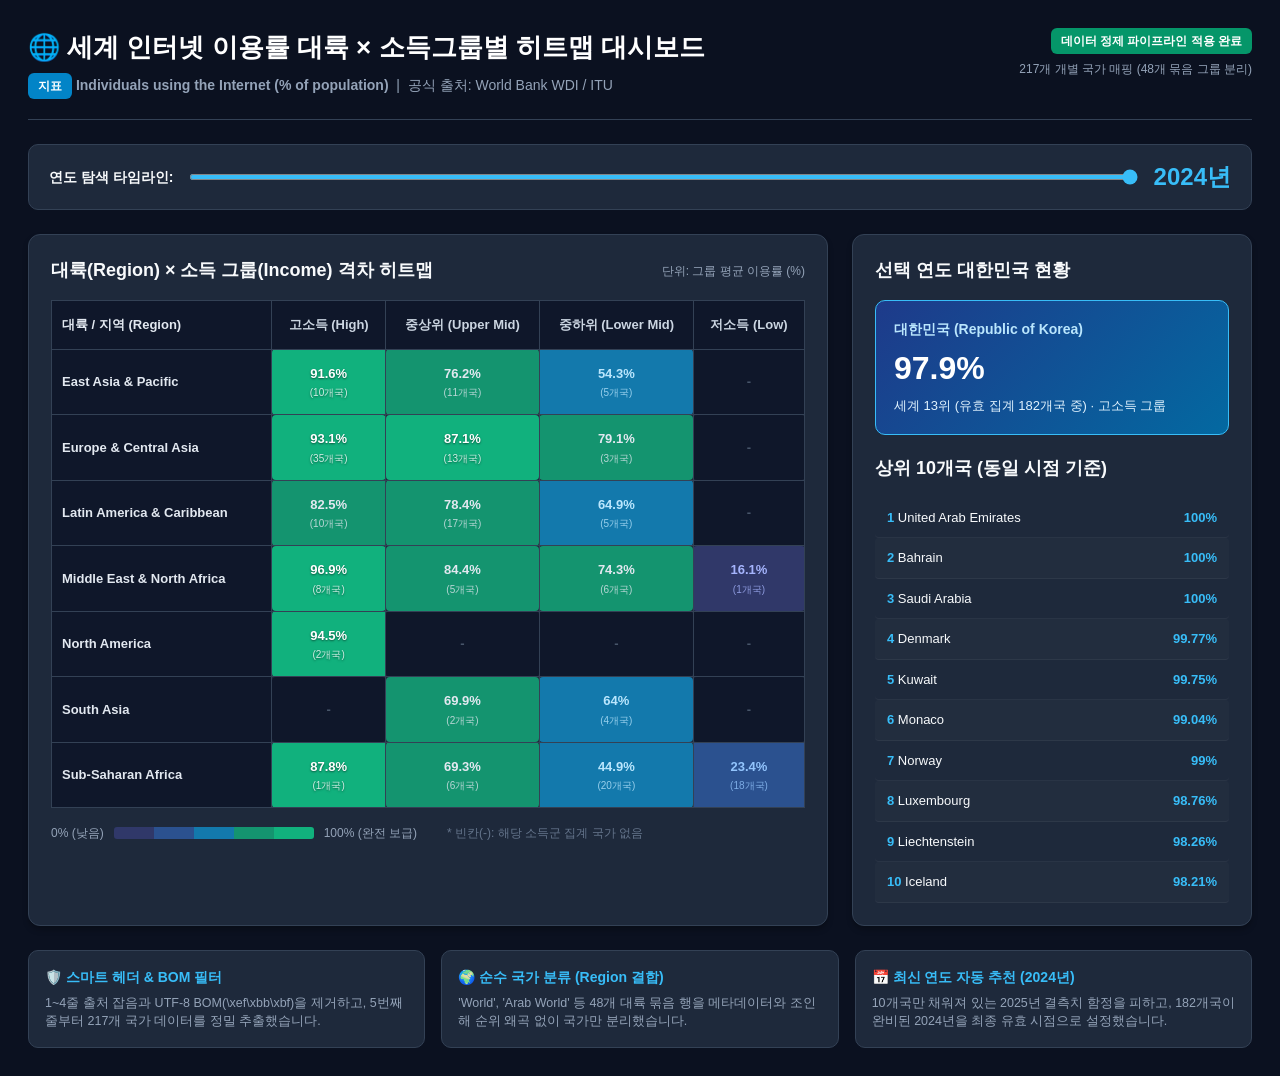
<file: index.html>
<!DOCTYPE html>
<html lang="ko">
<head>
    <meta charset="UTF-8">
    <meta name="viewport" content="width=device-width, initial-scale=1.0">
    <title>Global Internet Insights & Regional Heatmap</title>
    <style>
        :root {
            --bg-main: #0b1120;
            --bg-card: #1e293b;
            --text-main: #f8fafc;
            --text-muted: #94a3b8;
            --accent: #38bdf8;
            --border: #334155;
        }
        * { box-sizing: border-box; margin: 0; padding: 0; font-family: -apple-system, BlinkMacSystemFont, 'Segoe UI', Roboto, sans-serif; }
        body { background: var(--bg-main); color: var(--text-main); padding: 28px; line-height: 1.5; }
        .header { margin-bottom: 24px; border-bottom: 1px solid var(--border); padding-bottom: 20px; display: flex; justify-content: space-between; align-items: flex-start; }
        .header h1 { font-size: 26px; color: #fff; font-weight: 700; margin-bottom: 6px; }
        .header p { color: var(--text-muted); font-size: 14px; }
        .badge { display: inline-block; padding: 4px 10px; border-radius: 6px; font-size: 12px; font-weight: 600; }
        .badge-blue { background: #0284c7; color: white; }
        .badge-green { background: #059669; color: white; }
        
        .timeline-bar { display: flex; align-items: center; gap: 16px; margin-bottom: 24px; background: #1e293b; padding: 14px 20px; border-radius: 10px; border: 1px solid var(--border); }
        .timeline-bar input[type="range"] { flex: 1; accent-color: var(--accent); cursor: pointer; height: 6px; }
        .year-label { font-size: 24px; font-weight: 800; color: var(--accent); min-width: 75px; text-align: right; }

        .grid { display: grid; grid-template-columns: 2fr 1fr; gap: 24px; }
        .card { background: var(--bg-card); border: 1px solid var(--border); border-radius: 12px; padding: 22px; box-shadow: 0 4px 6px -1px rgba(0, 0, 0, 0.3); }
        .card-title { font-size: 18px; font-weight: 600; margin-bottom: 16px; display: flex; justify-content: space-between; align-items: center; }
        
        /* Heatmap Matrix Table */
        .heatmap-table { width: 100%; border-collapse: collapse; font-size: 13px; }
        .heatmap-table th, .heatmap-table td { padding: 14px 10px; text-align: center; border: 1px solid var(--border); }
        .heatmap-table th { background: #0f172a; color: #cbd5e1; font-weight: 600; }
        .heatmap-table th.region-col { text-align: left; width: 220px; color: #e2e8f0; }
        .heat-cell { font-weight: 700; border-radius: 4px; transition: transform 0.15s ease; }
        .heat-cell:hover { transform: scale(1.05); z-index: 10; position: relative; box-shadow: 0 0 10px rgba(56, 189, 248, 0.5); }
        .heat-cell .count { font-size: 10px; font-weight: normal; opacity: 0.8; display: block; margin-top: 2px; }
        
        /* Color Scales */
        .legend { display: flex; align-items: center; gap: 10px; margin-top: 16px; font-size: 12px; color: var(--text-muted); }
        .legend-bar { display: flex; height: 12px; border-radius: 3px; overflow: hidden; width: 200px; }
        .legend-bar span { flex: 1; }

        /* Top 10 List & Korea card */
        .rank-list { list-style: none; }
        .rank-item { display: flex; justify-content: space-between; padding: 10px 12px; border-bottom: 1px solid rgba(255,255,255,0.05); font-size: 13px; border-radius: 4px; }
        .rank-item:nth-child(even) { background: rgba(255,255,255,0.02); }
        .rank-num { font-weight: 700; width: 26px; color: var(--accent); }
        .korea-box { background: linear-gradient(135deg, #1e3a8a, #0369a1); padding: 18px; border-radius: 10px; margin-bottom: 20px; border: 1px solid #38bdf8; }
        .korea-box h3 { font-size: 14px; color: #bae6fd; margin-bottom: 4px; }
        .korea-box .val { font-size: 32px; font-weight: 800; color: #fff; }
        .korea-box .sub { font-size: 13px; color: #e0f2fe; margin-top: 4px; }
        
        .cleaner-summary { margin-top: 24px; display: grid; grid-template-columns: repeat(3, 1fr); gap: 16px; }
        .cleaner-box { background: var(--bg-card); border: 1px solid var(--border); border-radius: 10px; padding: 16px; }
        .cleaner-box h4 { font-size: 14px; color: #38bdf8; margin-bottom: 6px; font-weight: 600; }
        .cleaner-box p { font-size: 12.5px; color: var(--text-muted); line-height: 1.5; }
    </style>
</head>
<body>

    <div class="header">
        <div>
            <h1>🌐 세계 인터넷 이용률 대륙 × 소득그룹별 히트맵 대시보드</h1>
            <p>
                <span class="badge badge-blue">지표</span> <strong id="ind-name"></strong> 
                &nbsp;|&nbsp; <span>공식 출처: World Bank WDI / ITU</span>
            </p>
        </div>
        <div style="text-align: right;">
            <span class="badge badge-green">데이터 정제 파이프라인 적용 완료</span>
            <div style="font-size: 12px; color: var(--text-muted); margin-top: 6px;">217개 개별 국가 매핑 (48개 묶음 그룹 분리)</div>
        </div>
    </div>

    <div class="timeline-bar">
        <span style="font-weight: 600; font-size: 14px;">연도 탐색 타임라인:</span>
        <input type="range" id="yearRange" min="1995" max="2024" value="2024" step="1">
        <span class="year-label" id="yearDisplay">2024년</span>
    </div>

    <div class="grid">
        <!-- Left: Heatmap Matrix -->
        <div class="card">
            <div class="card-title">
                <span>대륙(Region) × 소득 그룹(Income) 격차 히트맵</span>
                <span style="font-size: 12px; color: var(--text-muted); font-weight: normal;">단위: 그룹 평균 이용률 (%)</span>
            </div>
            
            <table class="heatmap-table" id="heatmapTable">
                <thead>
                    <tr id="tableHeader"></tr>
                </thead>
                <tbody id="tableBody"></tbody>
            </table>

            <div class="legend">
                <span>0% (낮음)</span>
                <div class="legend-bar">
                    <span style="background: rgba(99, 102, 241, 0.25);"></span>
                    <span style="background: rgba(59, 130, 246, 0.45);"></span>
                    <span style="background: rgba(14, 165, 233, 0.65);"></span>
                    <span style="background: rgba(16, 185, 129, 0.75);"></span>
                    <span style="background: rgba(16, 185, 129, 0.95);"></span>
                </div>
                <span>100% (완전 보급)</span>
                <span style="margin-left: 20px; color: #64748b;">* 빈칸(-): 해당 소득군 집계 국가 없음</span>
            </div>
        </div>

        <!-- Right: Korea & Top Ranks -->
        <div>
            <div class="card">
                <div class="card-title">선택 연도 대한민국 현황</div>
                <div class="korea-box" id="koreaCard">
                    <h3>대한민국 (Republic of Korea)</h3>
                    <div class="val" id="koreaValue">-</div>
                    <div class="sub" id="koreaRank">순위 계산 중...</div>
                </div>

                <div class="card-title" style="margin-top: 10px;">상위 10개국 (동일 시점 기준)</div>
                <ul class="rank-list" id="topList"></ul>
            </div>
        </div>
    </div>

    <!-- Data Cleaner Features Summary -->
    <div class="cleaner-summary">
        <div class="cleaner-box">
            <h4>🛡️ 스마트 헤더 & BOM 필터</h4>
            <p>1~4줄 출처 잡음과 UTF-8 BOM(\xef\xbb\xbf)을 제거하고, 5번째 줄부터 217개 국가 데이터를 정밀 추출했습니다.</p>
        </div>
        <div class="cleaner-box">
            <h4>🌍 순수 국가 분류 (Region 결합)</h4>
            <p>'World', 'Arab World' 등 48개 대륙 묶음 행을 메타데이터와 조인해 순위 왜곡 없이 국가만 분리했습니다.</p>
        </div>
        <div class="cleaner-box">
            <h4>📅 최신 연도 자동 추천 (2024년)</h4>
            <p>10개국만 채워져 있는 2025년 결측치 함정을 피하고, 182개국이 완비된 2024년을 최종 유효 시점으로 설정했습니다.</p>
        </div>
    </div>

    <script>
        const rawData = {"indicator": {"name": "Individuals using the Internet (% of population)", "code": "IT.NET.USER.ZS", "note": "Internet users are individuals who have used the Internet (from any location) in the last 3 months. The Internet can be used via a computer, mobile phone, personal digital assistant, games machine, digital TV etc.", "source": "World Telecommunication/ICT Indicators Database, International Telecommunication Union (ITU), uri: https://datahub.itu.int/"}, "regions": ["East Asia & Pacific", "Europe & Central Asia", "Latin America & Caribbean", "Middle East & North Africa", "North America", "South Asia", "Sub-Saharan Africa"], "income_groups": ["High income", "Upper middle income", "Lower middle income", "Low income"], "years": ["1995", "1996", "1997", "1998", "1999", "2000", "2001", "2002", "2003", "2004", "2005", "2006", "2007", "2008", "2009", "2010", "2011", "2012", "2013", "2014", "2015", "2016", "2017", "2018", "2019", "2020", "2021", "2022", "2023", "2024"], "by_year": {"1995": {"matrix": {"East Asia & Pacific": {"High income": {"avg": 1.8, "count": 10}, "Upper middle income": {"avg": 0.0, "count": 9}, "Lower middle income": {"avg": 0.0, "count": 1}, "Low income": {"avg": null, "count": 0}}, "Europe & Central Asia": {"High income": {"avg": 2.4, "count": 32}, "Upper middle income": {"avg": 0.0, "count": 10}, "Lower middle income": {"avg": 0.0, "count": 1}, "Low income": {"avg": null, "count": 0}}, "Latin America & Caribbean": {"High income": {"avg": 1.0, "count": 11}, "Upper middle income": {"avg": 0.1, "count": 16}, "Lower middle income": {"avg": 0.1, "count": 4}, "Low income": {"avg": null, "count": 0}}, "Middle East & North Africa": {"High income": {"avg": 0.3, "count": 7}, "Upper middle income": {"avg": 0.0, "count": 3}, "Lower middle income": {"avg": 0.0, "count": 6}, "Low income": {"avg": 0.0, "count": 1}}, "North America": {"High income": {"avg": 6.7, "count": 3}, "Upper middle income": {"avg": null, "count": 0}, "Lower middle income": {"avg": null, "count": 0}, "Low income": {"avg": null, "count": 0}}, "South Asia": {"High income": {"avg": null, "count": 0}, "Upper middle income": {"avg": 0.0, "count": 2}, "Lower middle income": {"avg": 0.0, "count": 2}, "Low income": {"avg": null, "count": 0}}, "Sub-Saharan Africa": {"High income": {"avg": null, "count": 0}, "Upper middle income": {"avg": 0.4, "count": 2}, "Lower middle income": {"avg": 0.0, "count": 10}, "Low income": {"avg": 0.0, "count": 8}}}, "top10": [{"name": "Finland", "code": "FIN", "reg": "Europe & Central Asia", "inc": "High income", "val": 13.9}, {"name": "Iceland", "code": "ISL", "reg": "Europe & Central Asia", "inc": "High income", "val": 11.2}, {"name": "United States", "code": "USA", "reg": "North America", "inc": "High income", "val": 9.24}, {"name": "Bermuda", "code": "BMU", "reg": "North America", "inc": "High income", "val": 6.84}, {"name": "Netherlands", "code": "NLD", "reg": "Europe & Central Asia", "inc": "High income", "val": 6.47}, {"name": "Norway", "code": "NOR", "reg": "Europe & Central Asia", "inc": "High income", "val": 6.42}, {"name": "Sweden", "code": "SWE", "reg": "Europe & Central Asia", "inc": "High income", "val": 5.1}, {"name": "New Zealand", "code": "NZL", "reg": "East Asia & Pacific", "inc": "High income", "val": 4.88}, {"name": "Canada", "code": "CAN", "reg": "North America", "inc": "High income", "val": 4.16}, {"name": "Cayman Islands", "code": "CYM", "reg": "Latin America & Caribbean", "inc": "High income", "val": 3.95}], "korea": {"name": "Korea, Rep.", "code": "KOR", "reg": "East Asia & Pacific", "inc": "High income", "val": 0.82}, "korea_rank": 34, "total_countries": 138}, "1996": {"matrix": {"East Asia & Pacific": {"High income": {"avg": 3.3, "count": 11}, "Upper middle income": {"avg": 0.2, "count": 11}, "Lower middle income": {"avg": 0.1, "count": 3}, "Low income": {"avg": null, "count": 0}}, "Europe & Central Asia": {"High income": {"avg": 3.9, "count": 35}, "Upper middle income": {"avg": 0.1, "count": 11}, "Lower middle income": {"avg": 0.0, "count": 1}, "Low income": {"avg": null, "count": 0}}, "Latin America & Caribbean": {"High income": {"avg": 1.4, "count": 13}, "Upper middle income": {"avg": 0.3, "count": 18}, "Lower middle income": {"avg": 0.1, "count": 5}, "Low income": {"avg": null, "count": 0}}, "Middle East & North Africa": {"High income": {"avg": 0.8, "count": 8}, "Upper middle income": {"avg": 0.0, "count": 3}, "Lower middle income": {"avg": 0.0, "count": 6}, "Low income": {"avg": 0.0, "count": 2}}, "North America": {"High income": {"avg": 13.1, "count": 3}, "Upper middle income": {"avg": null, "count": 0}, "Lower middle income": {"avg": null, "count": 0}, "Low income": {"avg": null, "count": 0}}, "South Asia": {"High income": {"avg": null, "count": 0}, "Upper middle income": {"avg": 0.1, "count": 2}, "Lower middle income": {"avg": 0.0, "count": 2}, "Low income": {"avg": null, "count": 0}}, "Sub-Saharan Africa": {"High income": {"avg": 0.7, "count": 1}, "Upper middle income": {"avg": 0.3, "count": 4}, "Lower middle income": {"avg": 0.0, "count": 16}, "Low income": {"avg": 0.0, "count": 16}}}, "top10": [{"name": "Norway", "code": "NOR", "reg": "Europe & Central Asia", "inc": "High income", "val": 18.3}, {"name": "Finland", "code": "FIN", "reg": "Europe & Central Asia", "inc": "High income", "val": 16.8}, {"name": "United States", "code": "USA", "reg": "North America", "inc": "High income", "val": 16.4}, {"name": "Bermuda", "code": "BMU", "reg": "North America", "inc": "High income", "val": 16.2}, {"name": "Iceland", "code": "ISL", "reg": "Europe & Central Asia", "inc": "High income", "val": 14.8}, {"name": "Netherlands", "code": "NLD", "reg": "Europe & Central Asia", "inc": "High income", "val": 9.65}, {"name": "Sweden", "code": "SWE", "reg": "Europe & Central Asia", "inc": "High income", "val": 9.04}, {"name": "Singapore", "code": "SGP", "reg": "East Asia & Pacific", "inc": "High income", "val": 8.35}, {"name": "New Zealand", "code": "NZL", "reg": "East Asia & Pacific", "inc": "High income", "val": 8.04}, {"name": "Austria", "code": "AUT", "reg": "Europe & Central Asia", "inc": "High income", "val": 6.91}], "korea": {"name": "Korea, Rep.", "code": "KOR", "reg": "East Asia & Pacific", "inc": "High income", "val": 1.62}, "korea_rank": 37, "total_countries": 171}, "1997": {"matrix": {"East Asia & Pacific": {"High income": {"avg": 7.1, "count": 11}, "Upper middle income": {"avg": 0.4, "count": 11}, "Lower middle income": {"avg": 0.2, "count": 4}, "Low income": {"avg": 0.0, "count": 1}}, "Europe & Central Asia": {"High income": {"avg": 6.7, "count": 36}, "Upper middle income": {"avg": 0.1, "count": 11}, "Lower middle income": {"avg": 0.0, "count": 1}, "Low income": {"avg": null, "count": 0}}, "Latin America & Caribbean": {"High income": {"avg": 2.0, "count": 12}, "Upper middle income": {"avg": 0.6, "count": 17}, "Lower middle income": {"avg": 0.3, "count": 4}, "Low income": {"avg": null, "count": 0}}, "Middle East & North Africa": {"High income": {"avg": 2.4, "count": 8}, "Upper middle income": {"avg": 0.2, "count": 3}, "Lower middle income": {"avg": 0.2, "count": 6}, "Low income": {"avg": 0.0, "count": 2}}, "North America": {"High income": {"avg": 20.3, "count": 3}, "Upper middle income": {"avg": null, "count": 0}, "Lower middle income": {"avg": null, "count": 0}, "Low income": {"avg": null, "count": 0}}, "South Asia": {"High income": {"avg": null, "count": 0}, "Upper middle income": {"avg": 0.2, "count": 2}, "Lower middle income": {"avg": 0.0, "count": 3}, "Low income": {"avg": null, "count": 0}}, "Sub-Saharan Africa": {"High income": {"avg": 1.3, "count": 1}, "Upper middle income": {"avg": 0.5, "count": 6}, "Lower middle income": {"avg": 0.0, "count": 19}, "Low income": {"avg": 0.0, "count": 20}}}, "top10": [{"name": "Iceland", "code": "ISL", "reg": "Europe & Central Asia", "inc": "High income", "val": 27.5}, {"name": "Bermuda", "code": "BMU", "reg": "North America", "inc": "High income", "val": 24.2}, {"name": "Sweden", "code": "SWE", "reg": "Europe & Central Asia", "inc": "High income", "val": 23.7}, {"name": "United States", "code": "USA", "reg": "North America", "inc": "High income", "val": 21.6}, {"name": "Norway", "code": "NOR", "reg": "Europe & Central Asia", "inc": "High income", "val": 20.4}, {"name": "Finland", "code": "FIN", "reg": "Europe & Central Asia", "inc": "High income", "val": 19.5}, {"name": "Australia", "code": "AUS", "reg": "East Asia & Pacific", "inc": "High income", "val": 16.4}, {"name": "Canada", "code": "CAN", "reg": "North America", "inc": "High income", "val": 15.1}, {"name": "Switzerland", "code": "CHE", "reg": "Europe & Central Asia", "inc": "High income", "val": 15.1}, {"name": "New Zealand", "code": "NZL", "reg": "East Asia & Pacific", "inc": "High income", "val": 14.6}], "korea": {"name": "Korea, Rep.", "code": "KOR", "reg": "East Asia & Pacific", "inc": "High income", "val": 3.6}, "korea_rank": 33, "total_countries": 181}, "1998": {"matrix": {"East Asia & Pacific": {"High income": {"avg": 12.5, "count": 11}, "Upper middle income": {"avg": 1.2, "count": 11}, "Lower middle income": {"avg": 0.3, "count": 6}, "Low income": {"avg": 0.0, "count": 1}}, "Europe & Central Asia": {"High income": {"avg": 10.5, "count": 36}, "Upper middle income": {"avg": 0.3, "count": 11}, "Lower middle income": {"avg": 0.0, "count": 2}, "Low income": {"avg": null, "count": 0}}, "Latin America & Caribbean": {"High income": {"avg": 3.4, "count": 12}, "Upper middle income": {"avg": 1.2, "count": 18}, "Lower middle income": {"avg": 0.5, "count": 5}, "Low income": {"avg": null, "count": 0}}, "Middle East & North Africa": {"High income": {"avg": 4.3, "count": 8}, "Upper middle income": {"avg": 0.5, "count": 3}, "Lower middle income": {"avg": 0.5, "count": 6}, "Low income": {"avg": 0.0, "count": 2}}, "North America": {"High income": {"avg": 29.0, "count": 3}, "Upper middle income": {"avg": null, "count": 0}, "Lower middle income": {"avg": null, "count": 0}, "Low income": {"avg": null, "count": 0}}, "South Asia": {"High income": {"avg": null, "count": 0}, "Upper middle income": {"avg": 0.4, "count": 2}, "Lower middle income": {"avg": 0.1, "count": 3}, "Low income": {"avg": null, "count": 0}}, "Sub-Saharan Africa": {"High income": {"avg": 2.5, "count": 1}, "Upper middle income": {"avg": 1.1, "count": 6}, "Lower middle income": {"avg": 0.1, "count": 20}, "Low income": {"avg": 0.0, "count": 20}}}, "top10": [{"name": "Iceland", "code": "ISL", "reg": "Europe & Central Asia", "inc": "High income", "val": 36.3}, {"name": "Sweden", "code": "SWE", "reg": "Europe & Central Asia", "inc": "High income", "val": 33.5}, {"name": "Bermuda", "code": "BMU", "reg": "North America", "inc": "High income", "val": 32.1}, {"name": "New Zealand", "code": "NZL", "reg": "East Asia & Pacific", "inc": "High income", "val": 31.6}, {"name": "Australia", "code": "AUS", "reg": "East Asia & Pacific", "inc": "High income", "val": 30.8}, {"name": "United States", "code": "USA", "reg": "North America", "inc": "High income", "val": 30.1}, {"name": "Finland", "code": "FIN", "reg": "Europe & Central Asia", "inc": "High income", "val": 25.5}, {"name": "Canada", "code": "CAN", "reg": "North America", "inc": "High income", "val": 24.9}, {"name": "Switzerland", "code": "CHE", "reg": "Europe & Central Asia", "inc": "High income", "val": 24.8}, {"name": "Denmark", "code": "DNK", "reg": "Europe & Central Asia", "inc": "High income", "val": 22.7}], "korea": {"name": "Korea, Rep.", "code": "KOR", "reg": "East Asia & Pacific", "inc": "High income", "val": 6.78}, "korea_rank": 34, "total_countries": 187}, "1999": {"matrix": {"East Asia & Pacific": {"High income": {"avg": 18.8, "count": 11}, "Upper middle income": {"avg": 2.0, "count": 12}, "Lower middle income": {"avg": 0.4, "count": 7}, "Low income": {"avg": 0.0, "count": 1}}, "Europe & Central Asia": {"High income": {"avg": 16.6, "count": 36}, "Upper middle income": {"avg": 0.6, "count": 12}, "Lower middle income": {"avg": 0.1, "count": 3}, "Low income": {"avg": null, "count": 0}}, "Latin America & Caribbean": {"High income": {"avg": 5.0, "count": 13}, "Upper middle income": {"avg": 1.9, "count": 18}, "Lower middle income": {"avg": 1.0, "count": 5}, "Low income": {"avg": null, "count": 0}}, "Middle East & North Africa": {"High income": {"avg": 6.6, "count": 8}, "Upper middle income": {"avg": 0.8, "count": 4}, "Lower middle income": {"avg": 1.3, "count": 6}, "Low income": {"avg": 0.1, "count": 2}}, "North America": {"High income": {"avg": 37.3, "count": 3}, "Upper middle income": {"avg": null, "count": 0}, "Lower middle income": {"avg": null, "count": 0}, "Low income": {"avg": null, "count": 0}}, "South Asia": {"High income": {"avg": null, "count": 0}, "Upper middle income": {"avg": 0.7, "count": 2}, "Lower middle income": {"avg": 0.1, "count": 4}, "Low income": {"avg": null, "count": 0}}, "Sub-Saharan Africa": {"High income": {"avg": 6.2, "count": 1}, "Upper middle income": {"avg": 1.9, "count": 6}, "Lower middle income": {"avg": 0.2, "count": 20}, "Low income": {"avg": 0.1, "count": 20}}}, "top10": [{"name": "San Marino", "code": "SMR", "reg": "Europe & Central Asia", "inc": "High income", "val": 42.8}, {"name": "New Zealand", "code": "NZL", "reg": "East Asia & Pacific", "inc": "High income", "val": 41.5}, {"name": "Sweden", "code": "SWE", "reg": "Europe & Central Asia", "inc": "High income", "val": 41.4}, {"name": "Iceland", "code": "ISL", "reg": "Europe & Central Asia", "inc": "High income", "val": 41.3}, {"name": "Australia", "code": "AUS", "reg": "East Asia & Pacific", "inc": "High income", "val": 40.8}, {"name": "Norway", "code": "NOR", "reg": "Europe & Central Asia", "inc": "High income", "val": 40.0}, {"name": "Bermuda", "code": "BMU", "reg": "North America", "inc": "High income", "val": 39.9}, {"name": "Netherlands", "code": "NLD", "reg": "Europe & Central Asia", "inc": "High income", "val": 39.2}, {"name": "Canada", "code": "CAN", "reg": "North America", "inc": "High income", "val": 36.2}, {"name": "United States", "code": "USA", "reg": "North America", "inc": "High income", "val": 35.8}], "korea": {"name": "Korea, Rep.", "code": "KOR", "reg": "East Asia & Pacific", "inc": "High income", "val": 23.6}, "korea_rank": 15, "total_countries": 194}, "2000": {"matrix": {"East Asia & Pacific": {"High income": {"avg": 26.5, "count": 11}, "Upper middle income": {"avg": 3.6, "count": 13}, "Lower middle income": {"avg": 0.9, "count": 6}, "Low income": {"avg": 0.0, "count": 1}}, "Europe & Central Asia": {"High income": {"avg": 23.5, "count": 38}, "Upper middle income": {"avg": 1.2, "count": 12}, "Lower middle income": {"avg": 0.5, "count": 3}, "Low income": {"avg": null, "count": 0}}, "Latin America & Caribbean": {"High income": {"avg": 8.6, "count": 13}, "Upper middle income": {"avg": 3.4, "count": 18}, "Lower middle income": {"avg": 1.4, "count": 5}, "Low income": {"avg": null, "count": 0}}, "Middle East & North Africa": {"High income": {"avg": 10.1, "count": 8}, "Upper middle income": {"avg": 1.1, "count": 4}, "Lower middle income": {"avg": 2.2, "count": 6}, "Low income": {"avg": 0.1, "count": 2}}, "North America": {"High income": {"avg": 45.8, "count": 3}, "Upper middle income": {"avg": null, "count": 0}, "Lower middle income": {"avg": null, "count": 0}, "Low income": {"avg": null, "count": 0}}, "South Asia": {"High income": {"avg": null, "count": 0}, "Upper middle income": {"avg": 1.4, "count": 2}, "Lower middle income": {"avg": 0.3, "count": 4}, "Low income": {"avg": null, "count": 0}}, "Sub-Saharan Africa": {"High income": {"avg": 7.4, "count": 1}, "Upper middle income": {"avg": 3.1, "count": 6}, "Lower middle income": {"avg": 0.6, "count": 20}, "Low income": {"avg": 0.1, "count": 20}}}, "top10": [{"name": "Norway", "code": "NOR", "reg": "Europe & Central Asia", "inc": "High income", "val": 52.0}, {"name": "Canada", "code": "CAN", "reg": "North America", "inc": "High income", "val": 51.3}, {"name": "San Marino", "code": "SMR", "reg": "Europe & Central Asia", "inc": "High income", "val": 48.8}, {"name": "New Zealand", "code": "NZL", "reg": "East Asia & Pacific", "inc": "High income", "val": 47.38}, {"name": "Switzerland", "code": "CHE", "reg": "Europe & Central Asia", "inc": "High income", "val": 47.1}, {"name": "Australia", "code": "AUS", "reg": "East Asia & Pacific", "inc": "High income", "val": 46.76}, {"name": "Sweden", "code": "SWE", "reg": "Europe & Central Asia", "inc": "High income", "val": 45.69}, {"name": "Korea, Rep.", "code": "KOR", "reg": "East Asia & Pacific", "inc": "High income", "val": 44.7}, {"name": "Iceland", "code": "ISL", "reg": "Europe & Central Asia", "inc": "High income", "val": 44.47}, {"name": "Netherlands", "code": "NLD", "reg": "Europe & Central Asia", "inc": "High income", "val": 43.98}], "korea": {"name": "Korea, Rep.", "code": "KOR", "reg": "East Asia & Pacific", "inc": "High income", "val": 44.7}, "korea_rank": 8, "total_countries": 196}, "2001": {"matrix": {"East Asia & Pacific": {"High income": {"avg": 30.8, "count": 12}, "Upper middle income": {"avg": 4.7, "count": 13}, "Lower middle income": {"avg": 1.0, "count": 7}, "Low income": {"avg": 0.0, "count": 1}}, "Europe & Central Asia": {"High income": {"avg": 28.8, "count": 37}, "Upper middle income": {"avg": 1.8, "count": 12}, "Lower middle income": {"avg": 1.2, "count": 3}, "Low income": {"avg": null, "count": 0}}, "Latin America & Caribbean": {"High income": {"avg": 11.9, "count": 13}, "Upper middle income": {"avg": 4.9, "count": 17}, "Lower middle income": {"avg": 2.0, "count": 5}, "Low income": {"avg": null, "count": 0}}, "Middle East & North Africa": {"High income": {"avg": 12.7, "count": 8}, "Upper middle income": {"avg": 1.5, "count": 5}, "Lower middle income": {"avg": 2.4, "count": 7}, "Low income": {"avg": 0.1, "count": 3}}, "North America": {"High income": {"avg": 52.3, "count": 3}, "Upper middle income": {"avg": null, "count": 0}, "Lower middle income": {"avg": null, "count": 0}, "Low income": {"avg": null, "count": 0}}, "South Asia": {"High income": {"avg": null, "count": 0}, "Upper middle income": {"avg": 2.2, "count": 2}, "Lower middle income": {"avg": 0.5, "count": 4}, "Low income": {"avg": null, "count": 0}}, "Sub-Saharan Africa": {"High income": {"avg": 11.0, "count": 1}, "Upper middle income": {"avg": 3.8, "count": 6}, "Lower middle income": {"avg": 0.8, "count": 20}, "Low income": {"avg": 0.2, "count": 20}}}, "top10": [{"name": "Norway", "code": "NOR", "reg": "Europe & Central Asia", "inc": "High income", "val": 64.0}, {"name": "Canada", "code": "CAN", "reg": "North America", "inc": "High income", "val": 60.2}, {"name": "Korea, Rep.", "code": "KOR", "reg": "East Asia & Pacific", "inc": "High income", "val": 56.6}, {"name": "Switzerland", "code": "CHE", "reg": "Europe & Central Asia", "inc": "High income", "val": 55.1}, {"name": "New Zealand", "code": "NZL", "reg": "East Asia & Pacific", "inc": "High income", "val": 53.24}, {"name": "Australia", "code": "AUS", "reg": "East Asia & Pacific", "inc": "High income", "val": 52.69}, {"name": "Sweden", "code": "SWE", "reg": "Europe & Central Asia", "inc": "High income", "val": 51.77}, {"name": "San Marino", "code": "SMR", "reg": "Europe & Central Asia", "inc": "High income", "val": 50.34}, {"name": "Iceland", "code": "ISL", "reg": "Europe & Central Asia", "inc": "High income", "val": 49.39}, {"name": "Netherlands", "code": "NLD", "reg": "Europe & Central Asia", "inc": "High income", "val": 49.37}], "korea": {"name": "Korea, Rep.", "code": "KOR", "reg": "East Asia & Pacific", "inc": "High income", "val": 56.6}, "korea_rank": 3, "total_countries": 199}, "2002": {"matrix": {"East Asia & Pacific": {"High income": {"avg": 34.3, "count": 11}, "Upper middle income": {"avg": 6.2, "count": 13}, "Lower middle income": {"avg": 1.0, "count": 8}, "Low income": {"avg": 0.0, "count": 1}}, "Europe & Central Asia": {"High income": {"avg": 37.0, "count": 38}, "Upper middle income": {"avg": 4.7, "count": 12}, "Lower middle income": {"avg": 1.4, "count": 3}, "Low income": {"avg": null, "count": 0}}, "Latin America & Caribbean": {"High income": {"avg": 17.7, "count": 14}, "Upper middle income": {"avg": 7.6, "count": 18}, "Lower middle income": {"avg": 2.6, "count": 5}, "Low income": {"avg": null, "count": 0}}, "Middle East & North Africa": {"High income": {"avg": 15.8, "count": 8}, "Upper middle income": {"avg": 3.0, "count": 5}, "Lower middle income": {"avg": 3.4, "count": 7}, "Low income": {"avg": 0.9, "count": 3}}, "North America": {"High income": {"avg": 57.5, "count": 3}, "Upper middle income": {"avg": null, "count": 0}, "Lower middle income": {"avg": null, "count": 0}, "Low income": {"avg": null, "count": 0}}, "South Asia": {"High income": {"avg": null, "count": 0}, "Upper middle income": {"avg": 3.2, "count": 2}, "Lower middle income": {"avg": 0.9, "count": 4}, "Low income": {"avg": null, "count": 0}}, "Sub-Saharan Africa": {"High income": {"avg": 14.3, "count": 1}, "Upper middle income": {"avg": 4.4, "count": 6}, "Lower middle income": {"avg": 1.1, "count": 20}, "Low income": {"avg": 0.3, "count": 20}}}, "top10": [{"name": "Iceland", "code": "ISL", "reg": "Europe & Central Asia", "inc": "High income", "val": 79.12}, {"name": "Norway", "code": "NOR", "reg": "Europe & Central Asia", "inc": "High income", "val": 72.84}, {"name": "Sweden", "code": "SWE", "reg": "Europe & Central Asia", "inc": "High income", "val": 70.57}, {"name": "Denmark", "code": "DNK", "reg": "Europe & Central Asia", "inc": "High income", "val": 64.25}, {"name": "Finland", "code": "FIN", "reg": "Europe & Central Asia", "inc": "High income", "val": 62.43}, {"name": "Canada", "code": "CAN", "reg": "North America", "inc": "High income", "val": 61.59}, {"name": "Switzerland", "code": "CHE", "reg": "Europe & Central Asia", "inc": "High income", "val": 61.4}, {"name": "Netherlands", "code": "NLD", "reg": "Europe & Central Asia", "inc": "High income", "val": 61.29}, {"name": "Liechtenstein", "code": "LIE", "reg": "Europe & Central Asia", "inc": "High income", "val": 59.47}, {"name": "Korea, Rep.", "code": "KOR", "reg": "East Asia & Pacific", "inc": "High income", "val": 59.4}], "korea": {"name": "Korea, Rep.", "code": "KOR", "reg": "East Asia & Pacific", "inc": "High income", "val": 59.4}, "korea_rank": 10, "total_countries": 202}, "2003": {"matrix": {"East Asia & Pacific": {"High income": {"avg": 38.4, "count": 11}, "Upper middle income": {"avg": 7.7, "count": 12}, "Lower middle income": {"avg": 1.3, "count": 7}, "Low income": {"avg": 0.0, "count": 1}}, "Europe & Central Asia": {"High income": {"avg": 42.6, "count": 38}, "Upper middle income": {"avg": 5.6, "count": 10}, "Lower middle income": {"avg": 2.0, "count": 3}, "Low income": {"avg": null, "count": 0}}, "Latin America & Caribbean": {"High income": {"avg": 20.6, "count": 13}, "Upper middle income": {"avg": 9.8, "count": 17}, "Lower middle income": {"avg": 3.9, "count": 5}, "Low income": {"avg": null, "count": 0}}, "Middle East & North Africa": {"High income": {"avg": 19.9, "count": 8}, "Upper middle income": {"avg": 4.2, "count": 5}, "Lower middle income": {"avg": 4.5, "count": 7}, "Low income": {"avg": 1.4, "count": 3}}, "North America": {"High income": {"avg": 60.8, "count": 3}, "Upper middle income": {"avg": null, "count": 0}, "Lower middle income": {"avg": null, "count": 0}, "Low income": {"avg": null, "count": 0}}, "South Asia": {"High income": {"avg": null, "count": 0}, "Upper middle income": {"avg": 3.7, "count": 2}, "Lower middle income": {"avg": 1.2, "count": 4}, "Low income": {"avg": null, "count": 0}}, "Sub-Saharan Africa": {"High income": {"avg": 14.6, "count": 1}, "Upper middle income": {"avg": 5.0, "count": 6}, "Lower middle income": {"avg": 1.7, "count": 20}, "Low income": {"avg": 0.5, "count": 19}}}, "top10": [{"name": "Iceland", "code": "ISL", "reg": "Europe & Central Asia", "inc": "High income", "val": 83.14}, {"name": "Sweden", "code": "SWE", "reg": "Europe & Central Asia", "inc": "High income", "val": 79.13}, {"name": "Norway", "code": "NOR", "reg": "Europe & Central Asia", "inc": "High income", "val": 78.13}, {"name": "Denmark", "code": "DNK", "reg": "Europe & Central Asia", "inc": "High income", "val": 76.26}, {"name": "Finland", "code": "FIN", "reg": "Europe & Central Asia", "inc": "High income", "val": 69.22}, {"name": "Korea, Rep.", "code": "KOR", "reg": "East Asia & Pacific", "inc": "High income", "val": 65.5}, {"name": "Switzerland", "code": "CHE", "reg": "Europe & Central Asia", "inc": "High income", "val": 65.1}, {"name": "United Kingdom", "code": "GBR", "reg": "Europe & Central Asia", "inc": "High income", "val": 64.82}, {"name": "Netherlands", "code": "NLD", "reg": "Europe & Central Asia", "inc": "High income", "val": 64.35}, {"name": "Canada", "code": "CAN", "reg": "North America", "inc": "High income", "val": 64.2}], "korea": {"name": "Korea, Rep.", "code": "KOR", "reg": "East Asia & Pacific", "inc": "High income", "val": 65.5}, "korea_rank": 6, "total_countries": 195}, "2004": {"matrix": {"East Asia & Pacific": {"High income": {"avg": 44.4, "count": 11}, "Upper middle income": {"avg": 9.4, "count": 12}, "Lower middle income": {"avg": 1.6, "count": 7}, "Low income": {"avg": 0.0, "count": 1}}, "Europe & Central Asia": {"High income": {"avg": 47.9, "count": 38}, "Upper middle income": {"avg": 11.0, "count": 12}, "Lower middle income": {"avg": 2.6, "count": 3}, "Low income": {"avg": null, "count": 0}}, "Latin America & Caribbean": {"High income": {"avg": 23.2, "count": 13}, "Upper middle income": {"avg": 11.7, "count": 18}, "Lower middle income": {"avg": 5.2, "count": 5}, "Low income": {"avg": null, "count": 0}}, "Middle East & North Africa": {"High income": {"avg": 21.2, "count": 8}, "Upper middle income": {"avg": 5.6, "count": 5}, "Lower middle income": {"avg": 7.5, "count": 7}, "Low income": {"avg": 1.8, "count": 3}}, "North America": {"High income": {"avg": 63.9, "count": 3}, "Upper middle income": {"avg": null, "count": 0}, "Lower middle income": {"avg": null, "count": 0}, "Low income": {"avg": null, "count": 0}}, "South Asia": {"High income": {"avg": null, "count": 0}, "Upper middle income": {"avg": 4.0, "count": 2}, "Lower middle income": {"avg": 1.4, "count": 4}, "Low income": {"avg": null, "count": 0}}, "Sub-Saharan Africa": {"High income": {"avg": 24.3, "count": 1}, "Upper middle income": {"avg": 5.8, "count": 6}, "Lower middle income": {"avg": 2.3, "count": 20}, "Low income": {"avg": 0.6, "count": 19}}}, "top10": [{"name": "Sweden", "code": "SWE", "reg": "Europe & Central Asia", "inc": "High income", "val": 83.89}, {"name": "Iceland", "code": "ISL", "reg": "Europe & Central Asia", "inc": "High income", "val": 83.88}, {"name": "Denmark", "code": "DNK", "reg": "Europe & Central Asia", "inc": "High income", "val": 80.93}, {"name": "Norway", "code": "NOR", "reg": "Europe & Central Asia", "inc": "High income", "val": 77.69}, {"name": "Korea, Rep.", "code": "KOR", "reg": "East Asia & Pacific", "inc": "High income", "val": 72.7}, {"name": "Finland", "code": "FIN", "reg": "Europe & Central Asia", "inc": "High income", "val": 72.39}, {"name": "Netherlands", "code": "NLD", "reg": "Europe & Central Asia", "inc": "High income", "val": 68.52}, {"name": "Switzerland", "code": "CHE", "reg": "Europe & Central Asia", "inc": "High income", "val": 67.8}, {"name": "Faroe Islands", "code": "FRO", "reg": "Europe & Central Asia", "inc": "High income", "val": 66.53}, {"name": "Canada", "code": "CAN", "reg": "North America", "inc": "High income", "val": 65.96}], "korea": {"name": "Korea, Rep.", "code": "KOR", "reg": "East Asia & Pacific", "inc": "High income", "val": 72.7}, "korea_rank": 5, "total_countries": 198}, "2005": {"matrix": {"East Asia & Pacific": {"High income": {"avg": 49.8, "count": 11}, "Upper middle income": {"avg": 11.1, "count": 13}, "Lower middle income": {"avg": 1.6, "count": 8}, "Low income": {"avg": null, "count": 0}}, "Europe & Central Asia": {"High income": {"avg": 51.7, "count": 37}, "Upper middle income": {"avg": 12.6, "count": 13}, "Lower middle income": {"avg": 4.7, "count": 3}, "Low income": {"avg": null, "count": 0}}, "Latin America & Caribbean": {"High income": {"avg": 26.6, "count": 14}, "Upper middle income": {"avg": 14.2, "count": 18}, "Lower middle income": {"avg": 6.6, "count": 5}, "Low income": {"avg": null, "count": 0}}, "Middle East & North Africa": {"High income": {"avg": 24.7, "count": 8}, "Upper middle income": {"avg": 6.3, "count": 5}, "Lower middle income": {"avg": 10.1, "count": 7}, "Low income": {"avg": 2.6, "count": 3}}, "North America": {"High income": {"avg": 68.4, "count": 3}, "Upper middle income": {"avg": null, "count": 0}, "Lower middle income": {"avg": null, "count": 0}, "Low income": {"avg": null, "count": 0}}, "South Asia": {"High income": {"avg": null, "count": 0}, "Upper middle income": {"avg": 4.3, "count": 2}, "Lower middle income": {"avg": 1.8, "count": 4}, "Low income": {"avg": null, "count": 0}}, "Sub-Saharan Africa": {"High income": {"avg": 25.4, "count": 1}, "Upper middle income": {"avg": 6.3, "count": 6}, "Lower middle income": {"avg": 2.7, "count": 20}, "Low income": {"avg": 0.8, "count": 18}}}, "top10": [{"name": "Iceland", "code": "ISL", "reg": "Europe & Central Asia", "inc": "High income", "val": 87.0}, {"name": "Sweden", "code": "SWE", "reg": "Europe & Central Asia", "inc": "High income", "val": 84.83}, {"name": "Denmark", "code": "DNK", "reg": "Europe & Central Asia", "inc": "High income", "val": 82.74}, {"name": "Norway", "code": "NOR", "reg": "Europe & Central Asia", "inc": "High income", "val": 81.99}, {"name": "Netherlands", "code": "NLD", "reg": "Europe & Central Asia", "inc": "High income", "val": 81.0}, {"name": "Finland", "code": "FIN", "reg": "Europe & Central Asia", "inc": "High income", "val": 74.48}, {"name": "Korea, Rep.", "code": "KOR", "reg": "East Asia & Pacific", "inc": "High income", "val": 73.5}, {"name": "Canada", "code": "CAN", "reg": "North America", "inc": "High income", "val": 71.66}, {"name": "Switzerland", "code": "CHE", "reg": "Europe & Central Asia", "inc": "High income", "val": 70.1}, {"name": "United Kingdom", "code": "GBR", "reg": "Europe & Central Asia", "inc": "High income", "val": 70.0}], "korea": {"name": "Korea, Rep.", "code": "KOR", "reg": "East Asia & Pacific", "inc": "High income", "val": 73.5}, "korea_rank": 7, "total_countries": 199}, "2006": {"matrix": {"East Asia & Pacific": {"High income": {"avg": 53.9, "count": 11}, "Upper middle income": {"avg": 12.4, "count": 13}, "Lower middle income": {"avg": 2.0, "count": 8}, "Low income": {"avg": null, "count": 0}}, "Europe & Central Asia": {"High income": {"avg": 56.3, "count": 38}, "Upper middle income": {"avg": 14.8, "count": 14}, "Lower middle income": {"avg": 7.5, "count": 3}, "Low income": {"avg": null, "count": 0}}, "Latin America & Caribbean": {"High income": {"avg": 30.0, "count": 14}, "Upper middle income": {"avg": 16.9, "count": 18}, "Lower middle income": {"avg": 7.8, "count": 5}, "Low income": {"avg": null, "count": 0}}, "Middle East & North Africa": {"High income": {"avg": 29.3, "count": 8}, "Upper middle income": {"avg": 7.1, "count": 5}, "Lower middle income": {"avg": 12.5, "count": 7}, "Low income": {"avg": 3.7, "count": 3}}, "North America": {"High income": {"avg": 70.4, "count": 3}, "Upper middle income": {"avg": null, "count": 0}, "Lower middle income": {"avg": null, "count": 0}, "Low income": {"avg": null, "count": 0}}, "South Asia": {"High income": {"avg": null, "count": 0}, "Upper middle income": {"avg": 6.8, "count": 2}, "Lower middle income": {"avg": 2.4, "count": 4}, "Low income": {"avg": null, "count": 0}}, "Sub-Saharan Africa": {"High income": {"avg": 35.0, "count": 1}, "Upper middle income": {"avg": 7.0, "count": 6}, "Lower middle income": {"avg": 3.1, "count": 20}, "Low income": {"avg": 1.0, "count": 17}}}, "top10": [{"name": "Iceland", "code": "ISL", "reg": "Europe & Central Asia", "inc": "High income", "val": 89.51}, {"name": "Sweden", "code": "SWE", "reg": "Europe & Central Asia", "inc": "High income", "val": 87.76}, {"name": "Denmark", "code": "DNK", "reg": "Europe & Central Asia", "inc": "High income", "val": 86.65}, {"name": "Netherlands", "code": "NLD", "reg": "Europe & Central Asia", "inc": "High income", "val": 83.7}, {"name": "Norway", "code": "NOR", "reg": "Europe & Central Asia", "inc": "High income", "val": 82.55}, {"name": "Finland", "code": "FIN", "reg": "Europe & Central Asia", "inc": "High income", "val": 79.66}, {"name": "Korea, Rep.", "code": "KOR", "reg": "East Asia & Pacific", "inc": "High income", "val": 78.1}, {"name": "Switzerland", "code": "CHE", "reg": "Europe & Central Asia", "inc": "High income", "val": 75.7}, {"name": "Luxembourg", "code": "LUX", "reg": "Europe & Central Asia", "inc": "High income", "val": 72.51}, {"name": "Canada", "code": "CAN", "reg": "North America", "inc": "High income", "val": 72.4}], "korea": {"name": "Korea, Rep.", "code": "KOR", "reg": "East Asia & Pacific", "inc": "High income", "val": 78.1}, "korea_rank": 7, "total_countries": 200}, "2007": {"matrix": {"East Asia & Pacific": {"High income": {"avg": 57.2, "count": 11}, "Upper middle income": {"avg": 14.1, "count": 13}, "Lower middle income": {"avg": 2.5, "count": 8}, "Low income": {"avg": null, "count": 0}}, "Europe & Central Asia": {"High income": {"avg": 60.8, "count": 38}, "Upper middle income": {"avg": 18.1, "count": 14}, "Lower middle income": {"avg": 9.6, "count": 3}, "Low income": {"avg": null, "count": 0}}, "Latin America & Caribbean": {"High income": {"avg": 33.4, "count": 14}, "Upper middle income": {"avg": 19.8, "count": 18}, "Lower middle income": {"avg": 10.4, "count": 5}, "Low income": {"avg": null, "count": 0}}, "Middle East & North Africa": {"High income": {"avg": 38.4, "count": 8}, "Upper middle income": {"avg": 8.9, "count": 5}, "Lower middle income": {"avg": 14.7, "count": 7}, "Low income": {"avg": 6.1, "count": 3}}, "North America": {"High income": {"avg": 74.2, "count": 3}, "Upper middle income": {"avg": null, "count": 0}, "Lower middle income": {"avg": null, "count": 0}, "Low income": {"avg": null, "count": 0}}, "South Asia": {"High income": {"avg": null, "count": 0}, "Upper middle income": {"avg": 10.1, "count": 2}, "Lower middle income": {"avg": 3.3, "count": 4}, "Low income": {"avg": null, "count": 0}}, "Sub-Saharan Africa": {"High income": {"avg": 38.4, "count": 1}, "Upper middle income": {"avg": 8.2, "count": 6}, "Lower middle income": {"avg": 3.7, "count": 20}, "Low income": {"avg": 1.6, "count": 20}}}, "top10": [{"name": "Iceland", "code": "ISL", "reg": "Europe & Central Asia", "inc": "High income", "val": 90.6}, {"name": "Norway", "code": "NOR", "reg": "Europe & Central Asia", "inc": "High income", "val": 86.93}, {"name": "Netherlands", "code": "NLD", "reg": "Europe & Central Asia", "inc": "High income", "val": 85.82}, {"name": "Denmark", "code": "DNK", "reg": "Europe & Central Asia", "inc": "High income", "val": 85.03}, {"name": "Sweden", "code": "SWE", "reg": "Europe & Central Asia", "inc": "High income", "val": 82.01}, {"name": "Finland", "code": "FIN", "reg": "Europe & Central Asia", "inc": "High income", "val": 80.78}, {"name": "Luxembourg", "code": "LUX", "reg": "Europe & Central Asia", "inc": "High income", "val": 78.92}, {"name": "Korea, Rep.", "code": "KOR", "reg": "East Asia & Pacific", "inc": "High income", "val": 78.8}, {"name": "Switzerland", "code": "CHE", "reg": "Europe & Central Asia", "inc": "High income", "val": 77.2}, {"name": "Faroe Islands", "code": "FRO", "reg": "Europe & Central Asia", "inc": "High income", "val": 75.98}], "korea": {"name": "Korea, Rep.", "code": "KOR", "reg": "East Asia & Pacific", "inc": "High income", "val": 78.8}, "korea_rank": 8, "total_countries": 203}, "2008": {"matrix": {"East Asia & Pacific": {"High income": {"avg": 58.9, "count": 11}, "Upper middle income": {"avg": 15.5, "count": 13}, "Lower middle income": {"avg": 3.0, "count": 8}, "Low income": {"avg": null, "count": 0}}, "Europe & Central Asia": {"High income": {"avg": 64.4, "count": 38}, "Upper middle income": {"avg": 22.2, "count": 14}, "Lower middle income": {"avg": 11.2, "count": 3}, "Low income": {"avg": null, "count": 0}}, "Latin America & Caribbean": {"High income": {"avg": 39.6, "count": 14}, "Upper middle income": {"avg": 22.9, "count": 18}, "Lower middle income": {"avg": 12.2, "count": 5}, "Low income": {"avg": null, "count": 0}}, "Middle East & North Africa": {"High income": {"avg": 45.8, "count": 8}, "Upper middle income": {"avg": 11.0, "count": 5}, "Lower middle income": {"avg": 19.3, "count": 7}, "Low income": {"avg": 7.6, "count": 3}}, "North America": {"High income": {"avg": 77.7, "count": 3}, "Upper middle income": {"avg": null, "count": 0}, "Lower middle income": {"avg": null, "count": 0}, "Low income": {"avg": null, "count": 0}}, "South Asia": {"High income": {"avg": null, "count": 0}, "Upper middle income": {"avg": 14.0, "count": 2}, "Lower middle income": {"avg": 3.8, "count": 4}, "Low income": {"avg": null, "count": 0}}, "Sub-Saharan Africa": {"High income": {"avg": 40.4, "count": 1}, "Upper middle income": {"avg": 10.0, "count": 6}, "Lower middle income": {"avg": 4.2, "count": 20}, "Low income": {"avg": 1.6, "count": 19}}}, "top10": [{"name": "Iceland", "code": "ISL", "reg": "Europe & Central Asia", "inc": "High income", "val": 91.0}, {"name": "Norway", "code": "NOR", "reg": "Europe & Central Asia", "inc": "High income", "val": 90.57}, {"name": "Sweden", "code": "SWE", "reg": "Europe & Central Asia", "inc": "High income", "val": 90.0}, {"name": "Netherlands", "code": "NLD", "reg": "Europe & Central Asia", "inc": "High income", "val": 87.42}, {"name": "Denmark", "code": "DNK", "reg": "Europe & Central Asia", "inc": "High income", "val": 85.02}, {"name": "Finland", "code": "FIN", "reg": "Europe & Central Asia", "inc": "High income", "val": 83.67}, {"name": "Bermuda", "code": "BMU", "reg": "North America", "inc": "High income", "val": 82.3}, {"name": "Luxembourg", "code": "LUX", "reg": "Europe & Central Asia", "inc": "High income", "val": 82.23}, {"name": "Korea, Rep.", "code": "KOR", "reg": "East Asia & Pacific", "inc": "High income", "val": 81.0}, {"name": "Switzerland", "code": "CHE", "reg": "Europe & Central Asia", "inc": "High income", "val": 79.2}], "korea": {"name": "Korea, Rep.", "code": "KOR", "reg": "East Asia & Pacific", "inc": "High income", "val": 81.0}, "korea_rank": 9, "total_countries": 202}, "2009": {"matrix": {"East Asia & Pacific": {"High income": {"avg": 62.2, "count": 11}, "Upper middle income": {"avg": 17.2, "count": 13}, "Lower middle income": {"avg": 3.9, "count": 8}, "Low income": {"avg": null, "count": 0}}, "Europe & Central Asia": {"High income": {"avg": 67.9, "count": 38}, "Upper middle income": {"avg": 28.3, "count": 14}, "Lower middle income": {"avg": 12.7, "count": 3}, "Low income": {"avg": null, "count": 0}}, "Latin America & Caribbean": {"High income": {"avg": 43.2, "count": 15}, "Upper middle income": {"avg": 26.6, "count": 18}, "Lower middle income": {"avg": 14.9, "count": 5}, "Low income": {"avg": null, "count": 0}}, "Middle East & North Africa": {"High income": {"avg": 51.0, "count": 8}, "Upper middle income": {"avg": 12.6, "count": 5}, "Lower middle income": {"avg": 24.2, "count": 7}, "Low income": {"avg": 10.3, "count": 3}}, "North America": {"High income": {"avg": 78.2, "count": 3}, "Upper middle income": {"avg": null, "count": 0}, "Lower middle income": {"avg": null, "count": 0}, "Low income": {"avg": null, "count": 0}}, "South Asia": {"High income": {"avg": null, "count": 0}, "Upper middle income": {"avg": 15.3, "count": 2}, "Lower middle income": {"avg": 4.3, "count": 4}, "Low income": {"avg": null, "count": 0}}, "Sub-Saharan Africa": {"High income": {"avg": null, "count": 0}, "Upper middle income": {"avg": 11.9, "count": 6}, "Lower middle income": {"avg": 4.9, "count": 20}, "Low income": {"avg": 2.1, "count": 19}}}, "top10": [{"name": "Iceland", "code": "ISL", "reg": "Europe & Central Asia", "inc": "High income", "val": 93.0}, {"name": "Norway", "code": "NOR", "reg": "Europe & Central Asia", "inc": "High income", "val": 92.08}, {"name": "Sweden", "code": "SWE", "reg": "Europe & Central Asia", "inc": "High income", "val": 91.0}, {"name": "Netherlands", "code": "NLD", "reg": "Europe & Central Asia", "inc": "High income", "val": 89.63}, {"name": "Luxembourg", "code": "LUX", "reg": "Europe & Central Asia", "inc": "High income", "val": 87.31}, {"name": "Denmark", "code": "DNK", "reg": "Europe & Central Asia", "inc": "High income", "val": 86.84}, {"name": "United Kingdom", "code": "GBR", "reg": "Europe & Central Asia", "inc": "High income", "val": 83.56}, {"name": "Bermuda", "code": "BMU", "reg": "North America", "inc": "High income", "val": 83.25}, {"name": "Finland", "code": "FIN", "reg": "Europe & Central Asia", "inc": "High income", "val": 82.49}, {"name": "Korea, Rep.", "code": "KOR", "reg": "East Asia & Pacific", "inc": "High income", "val": 81.6}], "korea": {"name": "Korea, Rep.", "code": "KOR", "reg": "East Asia & Pacific", "inc": "High income", "val": 81.6}, "korea_rank": 10, "total_countries": 202}, "2010": {"matrix": {"East Asia & Pacific": {"High income": {"avg": 65.0, "count": 11}, "Upper middle income": {"avg": 21.1, "count": 13}, "Lower middle income": {"avg": 4.4, "count": 8}, "Low income": {"avg": null, "count": 0}}, "Europe & Central Asia": {"High income": {"avg": 71.1, "count": 37}, "Upper middle income": {"avg": 33.9, "count": 14}, "Lower middle income": {"avg": 14.6, "count": 3}, "Low income": {"avg": null, "count": 0}}, "Latin America & Caribbean": {"High income": {"avg": 47.1, "count": 15}, "Upper middle income": {"avg": 29.9, "count": 18}, "Lower middle income": {"avg": 17.8, "count": 5}, "Low income": {"avg": null, "count": 0}}, "Middle East & North Africa": {"High income": {"avg": 57.6, "count": 8}, "Upper middle income": {"avg": 14.4, "count": 5}, "Lower middle income": {"avg": 29.4, "count": 7}, "Low income": {"avg": 12.3, "count": 3}}, "North America": {"High income": {"avg": 78.7, "count": 3}, "Upper middle income": {"avg": null, "count": 0}, "Lower middle income": {"avg": null, "count": 0}, "Low income": {"avg": null, "count": 0}}, "South Asia": {"High income": {"avg": null, "count": 0}, "Upper middle income": {"avg": 16.7, "count": 2}, "Lower middle income": {"avg": 8.2, "count": 4}, "Low income": {"avg": null, "count": 0}}, "Sub-Saharan Africa": {"High income": {"avg": 41.0, "count": 1}, "Upper middle income": {"avg": 17.9, "count": 6}, "Lower middle income": {"avg": 6.2, "count": 20}, "Low income": {"avg": 2.6, "count": 18}}}, "top10": [{"name": "Iceland", "code": "ISL", "reg": "Europe & Central Asia", "inc": "High income", "val": 93.39}, {"name": "Norway", "code": "NOR", "reg": "Europe & Central Asia", "inc": "High income", "val": 93.39}, {"name": "Netherlands", "code": "NLD", "reg": "Europe & Central Asia", "inc": "High income", "val": 90.72}, {"name": "Luxembourg", "code": "LUX", "reg": "Europe & Central Asia", "inc": "High income", "val": 90.62}, {"name": "Sweden", "code": "SWE", "reg": "Europe & Central Asia", "inc": "High income", "val": 90.0}, {"name": "Denmark", "code": "DNK", "reg": "Europe & Central Asia", "inc": "High income", "val": 88.72}, {"name": "Finland", "code": "FIN", "reg": "Europe & Central Asia", "inc": "High income", "val": 86.89}, {"name": "United Kingdom", "code": "GBR", "reg": "Europe & Central Asia", "inc": "High income", "val": 85.0}, {"name": "Bermuda", "code": "BMU", "reg": "North America", "inc": "High income", "val": 84.21}, {"name": "Switzerland", "code": "CHE", "reg": "Europe & Central Asia", "inc": "High income", "val": 83.9}], "korea": {"name": "Korea, Rep.", "code": "KOR", "reg": "East Asia & Pacific", "inc": "High income", "val": 83.7}, "korea_rank": 11, "total_countries": 201}, "2011": {"matrix": {"East Asia & Pacific": {"High income": {"avg": 66.1, "count": 12}, "Upper middle income": {"avg": 25.0, "count": 13}, "Lower middle income": {"avg": 5.5, "count": 8}, "Low income": {"avg": null, "count": 0}}, "Europe & Central Asia": {"High income": {"avg": 72.4, "count": 38}, "Upper middle income": {"avg": 38.4, "count": 14}, "Lower middle income": {"avg": 16.4, "count": 3}, "Low income": {"avg": null, "count": 0}}, "Latin America & Caribbean": {"High income": {"avg": 51.8, "count": 15}, "Upper middle income": {"avg": 33.4, "count": 18}, "Lower middle income": {"avg": 21.1, "count": 5}, "Low income": {"avg": null, "count": 0}}, "Middle East & North Africa": {"High income": {"avg": 65.3, "count": 8}, "Upper middle income": {"avg": 17.6, "count": 5}, "Lower middle income": {"avg": 31.3, "count": 7}, "Low income": {"avg": 14.1, "count": 3}}, "North America": {"High income": {"avg": 80.4, "count": 3}, "Upper middle income": {"avg": null, "count": 0}, "Lower middle income": {"avg": null, "count": 0}, "Low income": {"avg": null, "count": 0}}, "South Asia": {"High income": {"avg": null, "count": 0}, "Upper middle income": {"avg": 21.0, "count": 2}, "Lower middle income": {"avg": 9.5, "count": 4}, "Low income": {"avg": null, "count": 0}}, "Sub-Saharan Africa": {"High income": {"avg": 43.2, "count": 1}, "Upper middle income": {"avg": 23.2, "count": 6}, "Lower middle income": {"avg": 7.6, "count": 20}, "Low income": {"avg": 2.8, "count": 19}}}, "top10": [{"name": "Iceland", "code": "ISL", "reg": "Europe & Central Asia", "inc": "High income", "val": 94.82}, {"name": "Norway", "code": "NOR", "reg": "Europe & Central Asia", "inc": "High income", "val": 93.49}, {"name": "Sweden", "code": "SWE", "reg": "Europe & Central Asia", "inc": "High income", "val": 92.77}, {"name": "Netherlands", "code": "NLD", "reg": "Europe & Central Asia", "inc": "High income", "val": 91.42}, {"name": "Luxembourg", "code": "LUX", "reg": "Europe & Central Asia", "inc": "High income", "val": 90.03}, {"name": "Denmark", "code": "DNK", "reg": "Europe & Central Asia", "inc": "High income", "val": 89.81}, {"name": "Finland", "code": "FIN", "reg": "Europe & Central Asia", "inc": "High income", "val": 88.71}, {"name": "Bermuda", "code": "BMU", "reg": "North America", "inc": "High income", "val": 88.34}, {"name": "United Kingdom", "code": "GBR", "reg": "Europe & Central Asia", "inc": "High income", "val": 85.38}, {"name": "Switzerland", "code": "CHE", "reg": "Europe & Central Asia", "inc": "High income", "val": 85.19}], "korea": {"name": "Korea, Rep.", "code": "KOR", "reg": "East Asia & Pacific", "inc": "High income", "val": 83.76}, "korea_rank": 12, "total_countries": 204}, "2012": {"matrix": {"East Asia & Pacific": {"High income": {"avg": 69.4, "count": 11}, "Upper middle income": {"avg": 28.2, "count": 13}, "Lower middle income": {"avg": 7.0, "count": 8}, "Low income": {"avg": null, "count": 0}}, "Europe & Central Asia": {"High income": {"avg": 75.6, "count": 37}, "Upper middle income": {"avg": 44.0, "count": 14}, "Lower middle income": {"avg": 19.3, "count": 3}, "Low income": {"avg": null, "count": 0}}, "Latin America & Caribbean": {"High income": {"avg": 56.1, "count": 15}, "Upper middle income": {"avg": 36.8, "count": 18}, "Lower middle income": {"avg": 25.2, "count": 5}, "Low income": {"avg": null, "count": 0}}, "Middle East & North Africa": {"High income": {"avg": 70.7, "count": 8}, "Upper middle income": {"avg": 20.0, "count": 5}, "Lower middle income": {"avg": 35.1, "count": 7}, "Low income": {"avg": 15.7, "count": 3}}, "North America": {"High income": {"avg": 83.0, "count": 3}, "Upper middle income": {"avg": null, "count": 0}, "Lower middle income": {"avg": null, "count": 0}, "Low income": {"avg": null, "count": 0}}, "South Asia": {"High income": {"avg": null, "count": 0}, "Upper middle income": {"avg": 24.0, "count": 2}, "Lower middle income": {"avg": 10.7, "count": 4}, "Low income": {"avg": null, "count": 0}}, "Sub-Saharan Africa": {"High income": {"avg": 47.1, "count": 1}, "Upper middle income": {"avg": 27.5, "count": 6}, "Lower middle income": {"avg": 9.1, "count": 20}, "Low income": {"avg": 3.3, "count": 20}}}, "top10": [{"name": "Iceland", "code": "ISL", "reg": "Europe & Central Asia", "inc": "High income", "val": 96.21}, {"name": "Norway", "code": "NOR", "reg": "Europe & Central Asia", "inc": "High income", "val": 94.65}, {"name": "Sweden", "code": "SWE", "reg": "Europe & Central Asia", "inc": "High income", "val": 93.18}, {"name": "Netherlands", "code": "NLD", "reg": "Europe & Central Asia", "inc": "High income", "val": 92.86}, {"name": "Denmark", "code": "DNK", "reg": "Europe & Central Asia", "inc": "High income", "val": 92.26}, {"name": "Luxembourg", "code": "LUX", "reg": "Europe & Central Asia", "inc": "High income", "val": 91.95}, {"name": "Bermuda", "code": "BMU", "reg": "North America", "inc": "High income", "val": 91.3}, {"name": "Finland", "code": "FIN", "reg": "Europe & Central Asia", "inc": "High income", "val": 89.88}, {"name": "Liechtenstein", "code": "LIE", "reg": "Europe & Central Asia", "inc": "High income", "val": 89.41}, {"name": "Bahrain", "code": "BHR", "reg": "Middle East & North Africa", "inc": "High income", "val": 88.0}], "korea": {"name": "Korea, Rep.", "code": "KOR", "reg": "East Asia & Pacific", "inc": "High income", "val": 84.07}, "korea_rank": 16, "total_countries": 203}, "2013": {"matrix": {"East Asia & Pacific": {"High income": {"avg": 73.9, "count": 11}, "Upper middle income": {"avg": 29.4, "count": 13}, "Lower middle income": {"avg": 8.4, "count": 8}, "Low income": {"avg": null, "count": 0}}, "Europe & Central Asia": {"High income": {"avg": 78.0, "count": 36}, "Upper middle income": {"avg": 49.2, "count": 14}, "Lower middle income": {"avg": 21.9, "count": 3}, "Low income": {"avg": null, "count": 0}}, "Latin America & Caribbean": {"High income": {"avg": 59.5, "count": 14}, "Upper middle income": {"avg": 40.3, "count": 18}, "Lower middle income": {"avg": 27.2, "count": 5}, "Low income": {"avg": null, "count": 0}}, "Middle East & North Africa": {"High income": {"avg": 75.6, "count": 8}, "Upper middle income": {"avg": 23.9, "count": 5}, "Lower middle income": {"avg": 38.3, "count": 7}, "Low income": {"avg": 17.4, "count": 3}}, "North America": {"High income": {"avg": 84.2, "count": 3}, "Upper middle income": {"avg": null, "count": 0}, "Lower middle income": {"avg": null, "count": 0}, "Low income": {"avg": null, "count": 0}}, "South Asia": {"High income": {"avg": null, "count": 0}, "Upper middle income": {"avg": 27.1, "count": 2}, "Lower middle income": {"avg": 13.7, "count": 4}, "Low income": {"avg": null, "count": 0}}, "Sub-Saharan Africa": {"High income": {"avg": 50.4, "count": 1}, "Upper middle income": {"avg": 33.5, "count": 6}, "Lower middle income": {"avg": 11.2, "count": 20}, "Low income": {"avg": 4.0, "count": 20}}}, "top10": [{"name": "Iceland", "code": "ISL", "reg": "Europe & Central Asia", "inc": "High income", "val": 96.55}, {"name": "Bermuda", "code": "BMU", "reg": "North America", "inc": "High income", "val": 95.3}, {"name": "Norway", "code": "NOR", "reg": "Europe & Central Asia", "inc": "High income", "val": 95.05}, {"name": "Sweden", "code": "SWE", "reg": "Europe & Central Asia", "inc": "High income", "val": 94.78}, {"name": "Denmark", "code": "DNK", "reg": "Europe & Central Asia", "inc": "High income", "val": 94.63}, {"name": "Netherlands", "code": "NLD", "reg": "Europe & Central Asia", "inc": "High income", "val": 93.96}, {"name": "Liechtenstein", "code": "LIE", "reg": "Europe & Central Asia", "inc": "High income", "val": 93.8}, {"name": "Luxembourg", "code": "LUX", "reg": "Europe & Central Asia", "inc": "High income", "val": 93.78}, {"name": "Finland", "code": "FIN", "reg": "Europe & Central Asia", "inc": "High income", "val": 91.51}, {"name": "Monaco", "code": "MCO", "reg": "Europe & Central Asia", "inc": "High income", "val": 90.7}], "korea": {"name": "Korea, Rep.", "code": "KOR", "reg": "East Asia & Pacific", "inc": "High income", "val": 84.77}, "korea_rank": 19, "total_countries": 201}, "2014": {"matrix": {"East Asia & Pacific": {"High income": {"avg": 76.6, "count": 11}, "Upper middle income": {"avg": 32.6, "count": 13}, "Lower middle income": {"avg": 12.5, "count": 8}, "Low income": {"avg": null, "count": 0}}, "Europe & Central Asia": {"High income": {"avg": 79.5, "count": 36}, "Upper middle income": {"avg": 55.6, "count": 14}, "Lower middle income": {"avg": 27.1, "count": 3}, "Low income": {"avg": null, "count": 0}}, "Latin America & Caribbean": {"High income": {"avg": 62.9, "count": 14}, "Upper middle income": {"avg": 44.5, "count": 18}, "Lower middle income": {"avg": 28.7, "count": 5}, "Low income": {"avg": null, "count": 0}}, "Middle East & North Africa": {"High income": {"avg": 79.3, "count": 8}, "Upper middle income": {"avg": 28.9, "count": 5}, "Lower middle income": {"avg": 41.5, "count": 7}, "Low income": {"avg": 19.2, "count": 3}}, "North America": {"High income": {"avg": 85.6, "count": 3}, "Upper middle income": {"avg": null, "count": 0}, "Lower middle income": {"avg": null, "count": 0}, "Low income": {"avg": null, "count": 0}}, "South Asia": {"High income": {"avg": null, "count": 0}, "Upper middle income": {"avg": 29.9, "count": 2}, "Lower middle income": {"avg": 17.1, "count": 4}, "Low income": {"avg": null, "count": 0}}, "Sub-Saharan Africa": {"High income": {"avg": 51.2, "count": 1}, "Upper middle income": {"avg": 38.0, "count": 6}, "Lower middle income": {"avg": 14.1, "count": 20}, "Low income": {"avg": 4.9, "count": 20}}}, "top10": [{"name": "Iceland", "code": "ISL", "reg": "Europe & Central Asia", "inc": "High income", "val": 98.16}, {"name": "Bermuda", "code": "BMU", "reg": "North America", "inc": "High income", "val": 96.8}, {"name": "Norway", "code": "NOR", "reg": "Europe & Central Asia", "inc": "High income", "val": 96.3}, {"name": "Denmark", "code": "DNK", "reg": "Europe & Central Asia", "inc": "High income", "val": 95.99}, {"name": "Liechtenstein", "code": "LIE", "reg": "Europe & Central Asia", "inc": "High income", "val": 95.21}, {"name": "Luxembourg", "code": "LUX", "reg": "Europe & Central Asia", "inc": "High income", "val": 94.67}, {"name": "Faroe Islands", "code": "FRO", "reg": "Europe & Central Asia", "inc": "High income", "val": 93.3}, {"name": "Sweden", "code": "SWE", "reg": "Europe & Central Asia", "inc": "High income", "val": 92.52}, {"name": "Monaco", "code": "MCO", "reg": "Europe & Central Asia", "inc": "High income", "val": 92.4}, {"name": "Netherlands", "code": "NLD", "reg": "Europe & Central Asia", "inc": "High income", "val": 91.67}], "korea": {"name": "Korea, Rep.", "code": "KOR", "reg": "East Asia & Pacific", "inc": "High income", "val": 87.56}, "korea_rank": 16, "total_countries": 201}, "2015": {"matrix": {"East Asia & Pacific": {"High income": {"avg": 79.6, "count": 11}, "Upper middle income": {"avg": 37.2, "count": 12}, "Lower middle income": {"avg": 13.7, "count": 8}, "Low income": {"avg": null, "count": 0}}, "Europe & Central Asia": {"High income": {"avg": 80.5, "count": 36}, "Upper middle income": {"avg": 58.3, "count": 14}, "Lower middle income": {"avg": 30.7, "count": 3}, "Low income": {"avg": null, "count": 0}}, "Latin America & Caribbean": {"High income": {"avg": 65.8, "count": 14}, "Upper middle income": {"avg": 48.7, "count": 18}, "Lower middle income": {"avg": 31.3, "count": 5}, "Low income": {"avg": null, "count": 0}}, "Middle East & North Africa": {"High income": {"avg": 81.9, "count": 8}, "Upper middle income": {"avg": 35.6, "count": 5}, "Lower middle income": {"avg": 43.7, "count": 7}, "Low income": {"avg": 20.8, "count": 3}}, "North America": {"High income": {"avg": 87.6, "count": 3}, "Upper middle income": {"avg": null, "count": 0}, "Lower middle income": {"avg": null, "count": 0}, "Low income": {"avg": null, "count": 0}}, "South Asia": {"High income": {"avg": null, "count": 0}, "Upper middle income": {"avg": 34.9, "count": 2}, "Lower middle income": {"avg": 21.2, "count": 4}, "Low income": {"avg": null, "count": 0}}, "Sub-Saharan Africa": {"High income": {"avg": 54.3, "count": 1}, "Upper middle income": {"avg": 41.8, "count": 6}, "Lower middle income": {"avg": 18.3, "count": 20}, "Low income": {"avg": 6.6, "count": 21}}}, "top10": [{"name": "Bermuda", "code": "BMU", "reg": "North America", "inc": "High income", "val": 98.32}, {"name": "Iceland", "code": "ISL", "reg": "Europe & Central Asia", "inc": "High income", "val": 98.2}, {"name": "Norway", "code": "NOR", "reg": "Europe & Central Asia", "inc": "High income", "val": 96.81}, {"name": "Liechtenstein", "code": "LIE", "reg": "Europe & Central Asia", "inc": "High income", "val": 96.64}, {"name": "Luxembourg", "code": "LUX", "reg": "Europe & Central Asia", "inc": "High income", "val": 96.38}, {"name": "Denmark", "code": "DNK", "reg": "Europe & Central Asia", "inc": "High income", "val": 96.33}, {"name": "Faroe Islands", "code": "FRO", "reg": "Europe & Central Asia", "inc": "High income", "val": 94.2}, {"name": "Bahrain", "code": "BHR", "reg": "Middle East & North Africa", "inc": "High income", "val": 93.48}, {"name": "Monaco", "code": "MCO", "reg": "Europe & Central Asia", "inc": "High income", "val": 93.36}, {"name": "Qatar", "code": "QAT", "reg": "Middle East & North Africa", "inc": "High income", "val": 92.88}], "korea": {"name": "Korea, Rep.", "code": "KOR", "reg": "East Asia & Pacific", "inc": "High income", "val": 89.9}, "korea_rank": 17, "total_countries": 201}, "2016": {"matrix": {"East Asia & Pacific": {"High income": {"avg": 84.8, "count": 10}, "Upper middle income": {"avg": 41.9, "count": 12}, "Lower middle income": {"avg": 18.8, "count": 7}, "Low income": {"avg": null, "count": 0}}, "Europe & Central Asia": {"High income": {"avg": 81.7, "count": 38}, "Upper middle income": {"avg": 62.6, "count": 14}, "Lower middle income": {"avg": 35.9, "count": 3}, "Low income": {"avg": null, "count": 0}}, "Latin America & Caribbean": {"High income": {"avg": 68.9, "count": 16}, "Upper middle income": {"avg": 52.1, "count": 18}, "Lower middle income": {"avg": 35.3, "count": 5}, "Low income": {"avg": null, "count": 0}}, "Middle East & North Africa": {"High income": {"avg": 84.8, "count": 8}, "Upper middle income": {"avg": 41.4, "count": 5}, "Lower middle income": {"avg": 46.9, "count": 7}, "Low income": {"avg": 22.5, "count": 3}}, "North America": {"High income": {"avg": 91.6, "count": 3}, "Upper middle income": {"avg": null, "count": 0}, "Lower middle income": {"avg": null, "count": 0}, "Low income": {"avg": null, "count": 0}}, "South Asia": {"High income": {"avg": null, "count": 0}, "Upper middle income": {"avg": 40.8, "count": 2}, "Lower middle income": {"avg": 25.1, "count": 4}, "Low income": {"avg": null, "count": 0}}, "Sub-Saharan Africa": {"High income": {"avg": 56.5, "count": 1}, "Upper middle income": {"avg": 44.9, "count": 6}, "Lower middle income": {"avg": 21.0, "count": 20}, "Low income": {"avg": 8.5, "count": 21}}}, "top10": [{"name": "Iceland", "code": "ISL", "reg": "Europe & Central Asia", "inc": "High income", "val": 98.24}, {"name": "Luxembourg", "code": "LUX", "reg": "Europe & Central Asia", "inc": "High income", "val": 98.14}, {"name": "Liechtenstein", "code": "LIE", "reg": "Europe & Central Asia", "inc": "High income", "val": 98.09}, {"name": "Bahrain", "code": "BHR", "reg": "Middle East & North Africa", "inc": "High income", "val": 98.0}, {"name": "Bermuda", "code": "BMU", "reg": "North America", "inc": "High income", "val": 98.0}, {"name": "Norway", "code": "NOR", "reg": "Europe & Central Asia", "inc": "High income", "val": 97.3}, {"name": "Denmark", "code": "DNK", "reg": "Europe & Central Asia", "inc": "High income", "val": 96.97}, {"name": "Monaco", "code": "MCO", "reg": "Europe & Central Asia", "inc": "High income", "val": 95.21}, {"name": "Qatar", "code": "QAT", "reg": "Middle East & North Africa", "inc": "High income", "val": 95.12}, {"name": "Faroe Islands", "code": "FRO", "reg": "Europe & Central Asia", "inc": "High income", "val": 95.11}], "korea": {"name": "Korea, Rep.", "code": "KOR", "reg": "East Asia & Pacific", "inc": "High income", "val": 92.84}, "korea_rank": 15, "total_countries": 203}, "2017": {"matrix": {"East Asia & Pacific": {"High income": {"avg": 84.2, "count": 12}, "Upper middle income": {"avg": 46.0, "count": 12}, "Lower middle income": {"avg": 22.6, "count": 7}, "Low income": {"avg": null, "count": 0}}, "Europe & Central Asia": {"High income": {"avg": 82.8, "count": 37}, "Upper middle income": {"avg": 69.8, "count": 14}, "Lower middle income": {"avg": 40.5, "count": 3}, "Low income": {"avg": null, "count": 0}}, "Latin America & Caribbean": {"High income": {"avg": 71.5, "count": 16}, "Upper middle income": {"avg": 56.1, "count": 18}, "Lower middle income": {"avg": 33.3, "count": 4}, "Low income": {"avg": null, "count": 0}}, "Middle East & North Africa": {"High income": {"avg": 90.4, "count": 8}, "Upper middle income": {"avg": 49.9, "count": 5}, "Lower middle income": {"avg": 53.3, "count": 7}, "Low income": {"avg": 23.1, "count": 2}}, "North America": {"High income": {"avg": 92.8, "count": 3}, "Upper middle income": {"avg": null, "count": 0}, "Lower middle income": {"avg": null, "count": 0}, "Low income": {"avg": null, "count": 0}}, "South Asia": {"High income": {"avg": null, "count": 0}, "Upper middle income": {"avg": 45.0, "count": 2}, "Lower middle income": {"avg": 29.6, "count": 4}, "Low income": {"avg": null, "count": 0}}, "Sub-Saharan Africa": {"High income": {"avg": 62.5, "count": 1}, "Upper middle income": {"avg": 48.4, "count": 6}, "Lower middle income": {"avg": 24.4, "count": 20}, "Low income": {"avg": 10.5, "count": 19}}}, "top10": [{"name": "Liechtenstein", "code": "LIE", "reg": "Europe & Central Asia", "inc": "High income", "val": 99.55}, {"name": "Bermuda", "code": "BMU", "reg": "North America", "inc": "High income", "val": 98.37}, {"name": "Iceland", "code": "ISL", "reg": "Europe & Central Asia", "inc": "High income", "val": 98.26}, {"name": "Kuwait", "code": "KWT", "reg": "Middle East & North Africa", "inc": "High income", "val": 98.0}, {"name": "Faroe Islands", "code": "FRO", "reg": "Europe & Central Asia", "inc": "High income", "val": 97.58}, {"name": "Qatar", "code": "QAT", "reg": "Middle East & North Africa", "inc": "High income", "val": 97.39}, {"name": "Luxembourg", "code": "LUX", "reg": "Europe & Central Asia", "inc": "High income", "val": 97.36}, {"name": "Aruba", "code": "ABW", "reg": "Latin America & Caribbean", "inc": "High income", "val": 97.17}, {"name": "Denmark", "code": "DNK", "reg": "Europe & Central Asia", "inc": "High income", "val": 97.1}, {"name": "Monaco", "code": "MCO", "reg": "Europe & Central Asia", "inc": "High income", "val": 97.05}], "korea": {"name": "Korea, Rep.", "code": "KOR", "reg": "East Asia & Pacific", "inc": "High income", "val": 95.07}, "korea_rank": 13, "total_countries": 200}, "2018": {"matrix": {"East Asia & Pacific": {"High income": {"avg": 90.2, "count": 8}, "Upper middle income": {"avg": 53.8, "count": 11}, "Lower middle income": {"avg": 32.1, "count": 7}, "Low income": {"avg": null, "count": 0}}, "Europe & Central Asia": {"High income": {"avg": 84.3, "count": 32}, "Upper middle income": {"avg": 73.1, "count": 14}, "Lower middle income": {"avg": 50.2, "count": 3}, "Low income": {"avg": null, "count": 0}}, "Latin America & Caribbean": {"High income": {"avg": 71.5, "count": 11}, "Upper middle income": {"avg": 60.2, "count": 17}, "Lower middle income": {"avg": 36.7, "count": 4}, "Low income": {"avg": null, "count": 0}}, "Middle East & North Africa": {"High income": {"avg": 92.6, "count": 8}, "Upper middle income": {"avg": 53.2, "count": 5}, "Lower middle income": {"avg": 56.2, "count": 7}, "Low income": {"avg": 25.3, "count": 2}}, "North America": {"High income": {"avg": 91.6, "count": 2}, "Upper middle income": {"avg": null, "count": 0}, "Lower middle income": {"avg": null, "count": 0}, "Low income": {"avg": null, "count": 0}}, "South Asia": {"High income": {"avg": null, "count": 0}, "Upper middle income": {"avg": 49.6, "count": 2}, "Lower middle income": {"avg": 34.4, "count": 4}, "Low income": {"avg": null, "count": 0}}, "Sub-Saharan Africa": {"High income": {"avg": 69.2, "count": 1}, "Upper middle income": {"avg": 51.9, "count": 6}, "Lower middle income": {"avg": 27.8, "count": 19}, "Low income": {"avg": 11.9, "count": 19}}}, "top10": [{"name": "Qatar", "code": "QAT", "reg": "Middle East & North Africa", "inc": "High income", "val": 99.65}, {"name": "Kuwait", "code": "KWT", "reg": "Middle East & North Africa", "inc": "High income", "val": 99.6}, {"name": "Iceland", "code": "ISL", "reg": "Europe & Central Asia", "inc": "High income", "val": 99.01}, {"name": "Bahrain", "code": "BHR", "reg": "Middle East & North Africa", "inc": "High income", "val": 98.64}, {"name": "United Arab Emirates", "code": "ARE", "reg": "Middle East & North Africa", "inc": "High income", "val": 98.45}, {"name": "Denmark", "code": "DNK", "reg": "Europe & Central Asia", "inc": "High income", "val": 97.32}, {"name": "Luxembourg", "code": "LUX", "reg": "Europe & Central Asia", "inc": "High income", "val": 97.06}, {"name": "Norway", "code": "NOR", "reg": "Europe & Central Asia", "inc": "High income", "val": 96.49}, {"name": "Korea, Rep.", "code": "KOR", "reg": "East Asia & Pacific", "inc": "High income", "val": 96.02}, {"name": "Brunei Darussalam", "code": "BRN", "reg": "East Asia & Pacific", "inc": "High income", "val": 95.0}], "korea": {"name": "Korea, Rep.", "code": "KOR", "reg": "East Asia & Pacific", "inc": "High income", "val": 96.02}, "korea_rank": 9, "total_countries": 182}, "2019": {"matrix": {"East Asia & Pacific": {"High income": {"avg": 89.9, "count": 9}, "Upper middle income": {"avg": 57.1, "count": 11}, "Lower middle income": {"avg": 34.5, "count": 7}, "Low income": {"avg": null, "count": 0}}, "Europe & Central Asia": {"High income": {"avg": 85.9, "count": 35}, "Upper middle income": {"avg": 74.6, "count": 13}, "Lower middle income": {"avg": 52.4, "count": 3}, "Low income": {"avg": null, "count": 0}}, "Latin America & Caribbean": {"High income": {"avg": 74.8, "count": 11}, "Upper middle income": {"avg": 64.9, "count": 18}, "Lower middle income": {"avg": 42.1, "count": 5}, "Low income": {"avg": null, "count": 0}}, "Middle East & North Africa": {"High income": {"avg": 94.6, "count": 8}, "Upper middle income": {"avg": 62.8, "count": 5}, "Lower middle income": {"avg": 62.2, "count": 7}, "Low income": {"avg": 17.5, "count": 2}}, "North America": {"High income": {"avg": 90.7, "count": 2}, "Upper middle income": {"avg": null, "count": 0}, "Lower middle income": {"avg": null, "count": 0}, "Low income": {"avg": null, "count": 0}}, "South Asia": {"High income": {"avg": null, "count": 0}, "Upper middle income": {"avg": 54.7, "count": 2}, "Lower middle income": {"avg": 41.9, "count": 4}, "Low income": {"avg": null, "count": 0}}, "Sub-Saharan Africa": {"High income": {"avg": 76.6, "count": 1}, "Upper middle income": {"avg": 58.5, "count": 6}, "Lower middle income": {"avg": 29.2, "count": 20}, "Low income": {"avg": 13.4, "count": 20}}}, "top10": [{"name": "Bahrain", "code": "BHR", "reg": "Middle East & North Africa", "inc": "High income", "val": 99.7}, {"name": "Qatar", "code": "QAT", "reg": "Middle East & North Africa", "inc": "High income", "val": 99.65}, {"name": "Kuwait", "code": "KWT", "reg": "Middle East & North Africa", "inc": "High income", "val": 99.54}, {"name": "Iceland", "code": "ISL", "reg": "Europe & Central Asia", "inc": "High income", "val": 99.5}, {"name": "United Arab Emirates", "code": "ARE", "reg": "Middle East & North Africa", "inc": "High income", "val": 99.15}, {"name": "Denmark", "code": "DNK", "reg": "Europe & Central Asia", "inc": "High income", "val": 98.05}, {"name": "Monaco", "code": "MCO", "reg": "Europe & Central Asia", "inc": "High income", "val": 98.0}, {"name": "Norway", "code": "NOR", "reg": "Europe & Central Asia", "inc": "High income", "val": 98.0}, {"name": "Luxembourg", "code": "LUX", "reg": "Europe & Central Asia", "inc": "High income", "val": 97.12}, {"name": "Korea, Rep.", "code": "KOR", "reg": "East Asia & Pacific", "inc": "High income", "val": 96.16}], "korea": {"name": "Korea, Rep.", "code": "KOR", "reg": "East Asia & Pacific", "inc": "High income", "val": 96.16}, "korea_rank": 10, "total_countries": 189}, "2020": {"matrix": {"East Asia & Pacific": {"High income": {"avg": 90.9, "count": 9}, "Upper middle income": {"avg": 63.3, "count": 11}, "Lower middle income": {"avg": 40.0, "count": 7}, "Low income": {"avg": null, "count": 0}}, "Europe & Central Asia": {"High income": {"avg": 87.9, "count": 35}, "Upper middle income": {"avg": 78.0, "count": 13}, "Lower middle income": {"avg": 56.9, "count": 3}, "Low income": {"avg": null, "count": 0}}, "Latin America & Caribbean": {"High income": {"avg": 76.2, "count": 10}, "Upper middle income": {"avg": 69.4, "count": 17}, "Lower middle income": {"avg": 52.4, "count": 5}, "Low income": {"avg": null, "count": 0}}, "Middle East & North Africa": {"High income": {"avg": 96.1, "count": 8}, "Upper middle income": {"avg": 69.1, "count": 5}, "Lower middle income": {"avg": 66.0, "count": 7}, "Low income": {"avg": 17.1, "count": 1}}, "North America": {"High income": {"avg": 91.3, "count": 2}, "Upper middle income": {"avg": null, "count": 0}, "Lower middle income": {"avg": null, "count": 0}, "Low income": {"avg": null, "count": 0}}, "South Asia": {"High income": {"avg": null, "count": 0}, "Upper middle income": {"avg": 57.6, "count": 2}, "Lower middle income": {"avg": 48.3, "count": 4}, "Low income": {"avg": null, "count": 0}}, "Sub-Saharan Africa": {"High income": {"avg": 79.2, "count": 1}, "Upper middle income": {"avg": 63.3, "count": 6}, "Lower middle income": {"avg": 34.8, "count": 20}, "Low income": {"avg": 16.4, "count": 18}}}, "top10": [{"name": "United Arab Emirates", "code": "ARE", "reg": "Middle East & North Africa", "inc": "High income", "val": 100.0}, {"name": "Bahrain", "code": "BHR", "reg": "Middle East & North Africa", "inc": "High income", "val": 99.67}, {"name": "Qatar", "code": "QAT", "reg": "Middle East & North Africa", "inc": "High income", "val": 99.65}, {"name": "Iceland", "code": "ISL", "reg": "Europe & Central Asia", "inc": "High income", "val": 99.53}, {"name": "Kuwait", "code": "KWT", "reg": "Middle East & North Africa", "inc": "High income", "val": 99.11}, {"name": "Monaco", "code": "MCO", "reg": "Europe & Central Asia", "inc": "High income", "val": 98.57}, {"name": "Luxembourg", "code": "LUX", "reg": "Europe & Central Asia", "inc": "High income", "val": 98.46}, {"name": "Saudi Arabia", "code": "SAU", "reg": "Middle East & North Africa", "inc": "High income", "val": 97.86}, {"name": "Denmark", "code": "DNK", "reg": "Europe & Central Asia", "inc": "High income", "val": 96.55}, {"name": "Korea, Rep.", "code": "KOR", "reg": "East Asia & Pacific", "inc": "High income", "val": 96.51}], "korea": {"name": "Korea, Rep.", "code": "KOR", "reg": "East Asia & Pacific", "inc": "High income", "val": 96.51}, "korea_rank": 10, "total_countries": 184}, "2021": {"matrix": {"East Asia & Pacific": {"High income": {"avg": 91.8, "count": 9}, "Upper middle income": {"avg": 73.2, "count": 10}, "Lower middle income": {"avg": 44.6, "count": 6}, "Low income": {"avg": null, "count": 0}}, "Europe & Central Asia": {"High income": {"avg": 89.9, "count": 35}, "Upper middle income": {"avg": 81.1, "count": 13}, "Lower middle income": {"avg": 63.5, "count": 3}, "Low income": {"avg": null, "count": 0}}, "Latin America & Caribbean": {"High income": {"avg": 79.6, "count": 11}, "Upper middle income": {"avg": 72.0, "count": 17}, "Lower middle income": {"avg": 57.4, "count": 5}, "Low income": {"avg": null, "count": 0}}, "Middle East & North Africa": {"High income": {"avg": 96.5, "count": 8}, "Upper middle income": {"avg": 75.8, "count": 5}, "Lower middle income": {"avg": 74.5, "count": 5}, "Low income": {"avg": 16.5, "count": 1}}, "North America": {"High income": {"avg": 92.6, "count": 2}, "Upper middle income": {"avg": null, "count": 0}, "Lower middle income": {"avg": null, "count": 0}, "Low income": {"avg": null, "count": 0}}, "South Asia": {"High income": {"avg": null, "count": 0}, "Upper middle income": {"avg": 63.2, "count": 2}, "Lower middle income": {"avg": 53.7, "count": 4}, "Low income": {"avg": null, "count": 0}}, "Sub-Saharan Africa": {"High income": {"avg": 82.0, "count": 1}, "Upper middle income": {"avg": 66.0, "count": 6}, "Lower middle income": {"avg": 38.2, "count": 20}, "Low income": {"avg": 19.3, "count": 17}}}, "top10": [{"name": "United Arab Emirates", "code": "ARE", "reg": "Middle East & North Africa", "inc": "High income", "val": 100.0}, {"name": "Bahrain", "code": "BHR", "reg": "Middle East & North Africa", "inc": "High income", "val": 100.0}, {"name": "Saudi Arabia", "code": "SAU", "reg": "Middle East & North Africa", "inc": "High income", "val": 100.0}, {"name": "Kuwait", "code": "KWT", "reg": "Middle East & North Africa", "inc": "High income", "val": 99.7}, {"name": "Iceland", "code": "ISL", "reg": "Europe & Central Asia", "inc": "High income", "val": 99.69}, {"name": "Qatar", "code": "QAT", "reg": "Middle East & North Africa", "inc": "High income", "val": 99.65}, {"name": "Monaco", "code": "MCO", "reg": "Europe & Central Asia", "inc": "High income", "val": 99.08}, {"name": "Norway", "code": "NOR", "reg": "Europe & Central Asia", "inc": "High income", "val": 99.0}, {"name": "Denmark", "code": "DNK", "reg": "Europe & Central Asia", "inc": "High income", "val": 98.87}, {"name": "Luxembourg", "code": "LUX", "reg": "Europe & Central Asia", "inc": "High income", "val": 98.66}], "korea": {"name": "Korea, Rep.", "code": "KOR", "reg": "East Asia & Pacific", "inc": "High income", "val": 97.57}, "korea_rank": 12, "total_countries": 180}, "2022": {"matrix": {"East Asia & Pacific": {"High income": {"avg": 91.7, "count": 10}, "Upper middle income": {"avg": 72.7, "count": 11}, "Lower middle income": {"avg": 52.3, "count": 5}, "Low income": {"avg": null, "count": 0}}, "Europe & Central Asia": {"High income": {"avg": 91.3, "count": 35}, "Upper middle income": {"avg": 83.2, "count": 13}, "Lower middle income": {"avg": 72.3, "count": 3}, "Low income": {"avg": null, "count": 0}}, "Latin America & Caribbean": {"High income": {"avg": 80.6, "count": 11}, "Upper middle income": {"avg": 73.6, "count": 17}, "Lower middle income": {"avg": 62.5, "count": 5}, "Low income": {"avg": null, "count": 0}}, "Middle East & North Africa": {"High income": {"avg": 97.1, "count": 8}, "Upper middle income": {"avg": 81.3, "count": 5}, "Lower middle income": {"avg": 79.2, "count": 5}, "Low income": {"avg": 15.9, "count": 1}}, "North America": {"High income": {"avg": 93.4, "count": 2}, "Upper middle income": {"avg": null, "count": 0}, "Lower middle income": {"avg": null, "count": 0}, "Low income": {"avg": null, "count": 0}}, "South Asia": {"High income": {"avg": null, "count": 0}, "Upper middle income": {"avg": 66.1, "count": 2}, "Lower middle income": {"avg": 57.8, "count": 4}, "Low income": {"avg": null, "count": 0}}, "Sub-Saharan Africa": {"High income": {"avg": 84.8, "count": 1}, "Upper middle income": {"avg": 69.4, "count": 6}, "Lower middle income": {"avg": 41.4, "count": 20}, "Low income": {"avg": 21.6, "count": 18}}}, "top10": [{"name": "United Arab Emirates", "code": "ARE", "reg": "Middle East & North Africa", "inc": "High income", "val": 100.0}, {"name": "Bahrain", "code": "BHR", "reg": "Middle East & North Africa", "inc": "High income", "val": 100.0}, {"name": "Saudi Arabia", "code": "SAU", "reg": "Middle East & North Africa", "inc": "High income", "val": 100.0}, {"name": "Kuwait", "code": "KWT", "reg": "Middle East & North Africa", "inc": "High income", "val": 99.75}, {"name": "Norway", "code": "NOR", "reg": "Europe & Central Asia", "inc": "High income", "val": 99.0}, {"name": "Brunei Darussalam", "code": "BRN", "reg": "East Asia & Pacific", "inc": "High income", "val": 98.97}, {"name": "Monaco", "code": "MCO", "reg": "Europe & Central Asia", "inc": "High income", "val": 98.75}, {"name": "Luxembourg", "code": "LUX", "reg": "Europe & Central Asia", "inc": "High income", "val": 98.24}, {"name": "Qatar", "code": "QAT", "reg": "Middle East & North Africa", "inc": "High income", "val": 98.04}, {"name": "Liechtenstein", "code": "LIE", "reg": "Europe & Central Asia", "inc": "High income", "val": 97.88}], "korea": {"name": "Korea, Rep.", "code": "KOR", "reg": "East Asia & Pacific", "inc": "High income", "val": 97.17}, "korea_rank": 15, "total_countries": 182}, "2023": {"matrix": {"East Asia & Pacific": {"High income": {"avg": 91.7, "count": 10}, "Upper middle income": {"avg": 75.3, "count": 11}, "Lower middle income": {"avg": 53.7, "count": 5}, "Low income": {"avg": null, "count": 0}}, "Europe & Central Asia": {"High income": {"avg": 92.4, "count": 35}, "Upper middle income": {"avg": 85.2, "count": 13}, "Lower middle income": {"avg": 78.2, "count": 3}, "Low income": {"avg": null, "count": 0}}, "Latin America & Caribbean": {"High income": {"avg": 81.1, "count": 10}, "Upper middle income": {"avg": 76.6, "count": 18}, "Lower middle income": {"avg": 64.0, "count": 5}, "Low income": {"avg": null, "count": 0}}, "Middle East & North Africa": {"High income": {"avg": 96.5, "count": 8}, "Upper middle income": {"avg": 83.3, "count": 5}, "Lower middle income": {"avg": 79.6, "count": 5}, "Low income": {"avg": 15.9, "count": 1}}, "North America": {"High income": {"avg": 93.8, "count": 2}, "Upper middle income": {"avg": null, "count": 0}, "Lower middle income": {"avg": null, "count": 0}, "Low income": {"avg": null, "count": 0}}, "South Asia": {"High income": {"avg": null, "count": 0}, "Upper middle income": {"avg": 67.9, "count": 2}, "Lower middle income": {"avg": 60.1, "count": 4}, "Low income": {"avg": null, "count": 0}}, "Sub-Saharan Africa": {"High income": {"avg": 86.0, "count": 1}, "Upper middle income": {"avg": 72.8, "count": 5}, "Lower middle income": {"avg": 43.1, "count": 20}, "Low income": {"avg": 22.2, "count": 18}}}, "top10": [{"name": "United Arab Emirates", "code": "ARE", "reg": "Middle East & North Africa", "inc": "High income", "val": 100.0}, {"name": "Bahrain", "code": "BHR", "reg": "Middle East & North Africa", "inc": "High income", "val": 100.0}, {"name": "Saudi Arabia", "code": "SAU", "reg": "Middle East & North Africa", "inc": "High income", "val": 100.0}, {"name": "Kuwait", "code": "KWT", "reg": "Middle East & North Africa", "inc": "High income", "val": 99.75}, {"name": "Luxembourg", "code": "LUX", "reg": "Europe & Central Asia", "inc": "High income", "val": 99.35}, {"name": "Norway", "code": "NOR", "reg": "Europe & Central Asia", "inc": "High income", "val": 99.0}, {"name": "Brunei Darussalam", "code": "BRN", "reg": "East Asia & Pacific", "inc": "High income", "val": 98.97}, {"name": "Monaco", "code": "MCO", "reg": "Europe & Central Asia", "inc": "High income", "val": 98.87}, {"name": "Denmark", "code": "DNK", "reg": "Europe & Central Asia", "inc": "High income", "val": 98.78}, {"name": "Qatar", "code": "QAT", "reg": "Middle East & North Africa", "inc": "High income", "val": 98.15}], "korea": {"name": "Korea, Rep.", "code": "KOR", "reg": "East Asia & Pacific", "inc": "High income", "val": 97.42}, "korea_rank": 14, "total_countries": 181}, "2024": {"matrix": {"East Asia & Pacific": {"High income": {"avg": 91.6, "count": 10}, "Upper middle income": {"avg": 76.2, "count": 11}, "Lower middle income": {"avg": 54.3, "count": 5}, "Low income": {"avg": null, "count": 0}}, "Europe & Central Asia": {"High income": {"avg": 93.1, "count": 35}, "Upper middle income": {"avg": 87.1, "count": 13}, "Lower middle income": {"avg": 79.1, "count": 3}, "Low income": {"avg": null, "count": 0}}, "Latin America & Caribbean": {"High income": {"avg": 82.5, "count": 10}, "Upper middle income": {"avg": 78.4, "count": 17}, "Lower middle income": {"avg": 64.9, "count": 5}, "Low income": {"avg": null, "count": 0}}, "Middle East & North Africa": {"High income": {"avg": 96.9, "count": 8}, "Upper middle income": {"avg": 84.4, "count": 5}, "Lower middle income": {"avg": 74.3, "count": 6}, "Low income": {"avg": 16.1, "count": 1}}, "North America": {"High income": {"avg": 94.5, "count": 2}, "Upper middle income": {"avg": null, "count": 0}, "Lower middle income": {"avg": null, "count": 0}, "Low income": {"avg": null, "count": 0}}, "South Asia": {"High income": {"avg": null, "count": 0}, "Upper middle income": {"avg": 69.9, "count": 2}, "Lower middle income": {"avg": 64.0, "count": 4}, "Low income": {"avg": null, "count": 0}}, "Sub-Saharan Africa": {"High income": {"avg": 87.8, "count": 1}, "Upper middle income": {"avg": 69.3, "count": 6}, "Lower middle income": {"avg": 44.9, "count": 20}, "Low income": {"avg": 23.4, "count": 18}}}, "top10": [{"name": "United Arab Emirates", "code": "ARE", "reg": "Middle East & North Africa", "inc": "High income", "val": 100.0}, {"name": "Bahrain", "code": "BHR", "reg": "Middle East & North Africa", "inc": "High income", "val": 100.0}, {"name": "Saudi Arabia", "code": "SAU", "reg": "Middle East & North Africa", "inc": "High income", "val": 100.0}, {"name": "Denmark", "code": "DNK", "reg": "Europe & Central Asia", "inc": "High income", "val": 99.77}, {"name": "Kuwait", "code": "KWT", "reg": "Middle East & North Africa", "inc": "High income", "val": 99.75}, {"name": "Monaco", "code": "MCO", "reg": "Europe & Central Asia", "inc": "High income", "val": 99.04}, {"name": "Norway", "code": "NOR", "reg": "Europe & Central Asia", "inc": "High income", "val": 99.0}, {"name": "Luxembourg", "code": "LUX", "reg": "Europe & Central Asia", "inc": "High income", "val": 98.76}, {"name": "Liechtenstein", "code": "LIE", "reg": "Europe & Central Asia", "inc": "High income", "val": 98.26}, {"name": "Iceland", "code": "ISL", "reg": "Europe & Central Asia", "inc": "High income", "val": 98.21}], "korea": {"name": "Korea, Rep.", "code": "KOR", "reg": "East Asia & Pacific", "inc": "High income", "val": 97.9}, "korea_rank": 13, "total_countries": 182}}};
        
        document.getElementById('ind-name').innerText = rawData.indicator.name;
        
        const yearRange = document.getElementById('yearRange');
        const yearDisplay = document.getElementById('yearDisplay');
        const tableHeader = document.getElementById('tableHeader');
        const tableBody = document.getElementById('tableBody');
        
        // Setup Header
        let thHtml = '<th class="region-col">대륙 / 지역 (Region)</th>';
        rawData.income_groups.forEach(inc => {
            let label = inc;
            if(inc === 'High income') label = '고소득 (High)';
            else if(inc === 'Upper middle income') label = '중상위 (Upper Mid)';
            else if(inc === 'Lower middle income') label = '중하위 (Lower Mid)';
            else if(inc === 'Low income') label = '저소득 (Low)';
            thHtml += `<th>${label}</th>`;
        });
        tableHeader.innerHTML = thHtml;

        function getCellBackground(val) {
            if (val === null) return 'background: #0f172a; color: #475569;';
            if (val < 20) return 'background: rgba(99, 102, 241, 0.25); color: #a5b4fc;';
            if (val < 40) return 'background: rgba(59, 130, 246, 0.45); color: #93c5fd;';
            if (val < 65) return 'background: rgba(14, 165, 233, 0.65); color: #bae6fd;';
            if (val < 85) return 'background: rgba(16, 185, 129, 0.75); color: #e2e8f0;';
            return 'background: rgba(16, 185, 129, 0.95); color: #ffffff; text-shadow: 0 1px 2px rgba(0,0,0,0.5);';
        }

        function renderYear(year) {
            yearDisplay.innerText = year + '년';
            const curData = rawData.by_year[year];
            if (!curData) return;

            // Render Table
            let bodyHtml = '';
            rawData.regions.forEach(reg => {
                bodyHtml += `<tr><th class="region-col">${reg}</th>`;
                rawData.income_groups.forEach(inc => {
                    const item = curData.matrix[reg][inc];
                    if (item && item.avg !== null) {
                        const style = getCellBackground(item.avg);
                        bodyHtml += `<td class="heat-cell" style="${style}">
                            ${item.avg}%
                            <span class="count">(${item.count}개국)</span>
                        </td>`;
                    } else {
                        bodyHtml += `<td class="heat-cell" style="background:#0f172a; color:#475569;">-</td>`;
                    }
                });
                bodyHtml += `</tr>`;
            });
            tableBody.innerHTML = bodyHtml;

            // Render Korea Card
            const kor = curData.korea;
            if (kor) {
                document.getElementById('koreaValue').innerText = kor.val + '%';
                const rankText = curData.korea_rank ? `세계 ${curData.korea_rank}위 (유효 집계 ${curData.total_countries}개국 중)` : '집계 제외';
                document.getElementById('koreaRank').innerText = `${rankText} · 고소득 그룹`;
            } else {
                document.getElementById('koreaValue').innerText = '미집계';
                document.getElementById('koreaRank').innerText = '해당 연도 데이터 없음';
            }

            // Render Top 10
            let topHtml = '';
            curData.top10.forEach((item, idx) => {
                const isKor = item.code === 'KOR';
                topHtml += `<li class="rank-item" style="${isKor ? 'background: rgba(56, 189, 248, 0.2); font-weight:bold;' : ''}">
                    <span><span class="rank-num">${idx+1}</span> ${item.name}</span>
                    <span style="color:#38bdf8; font-weight:700;">${item.val}%</span>
                </li>`;
            });
            document.getElementById('topList').innerHTML = topHtml;
        }

        yearRange.addEventListener('input', (e) => {
            renderYear(e.target.value);
        });

        // Initial render (2024)
        renderYear('2024');
    </script>
</body>
</html>
</file>
